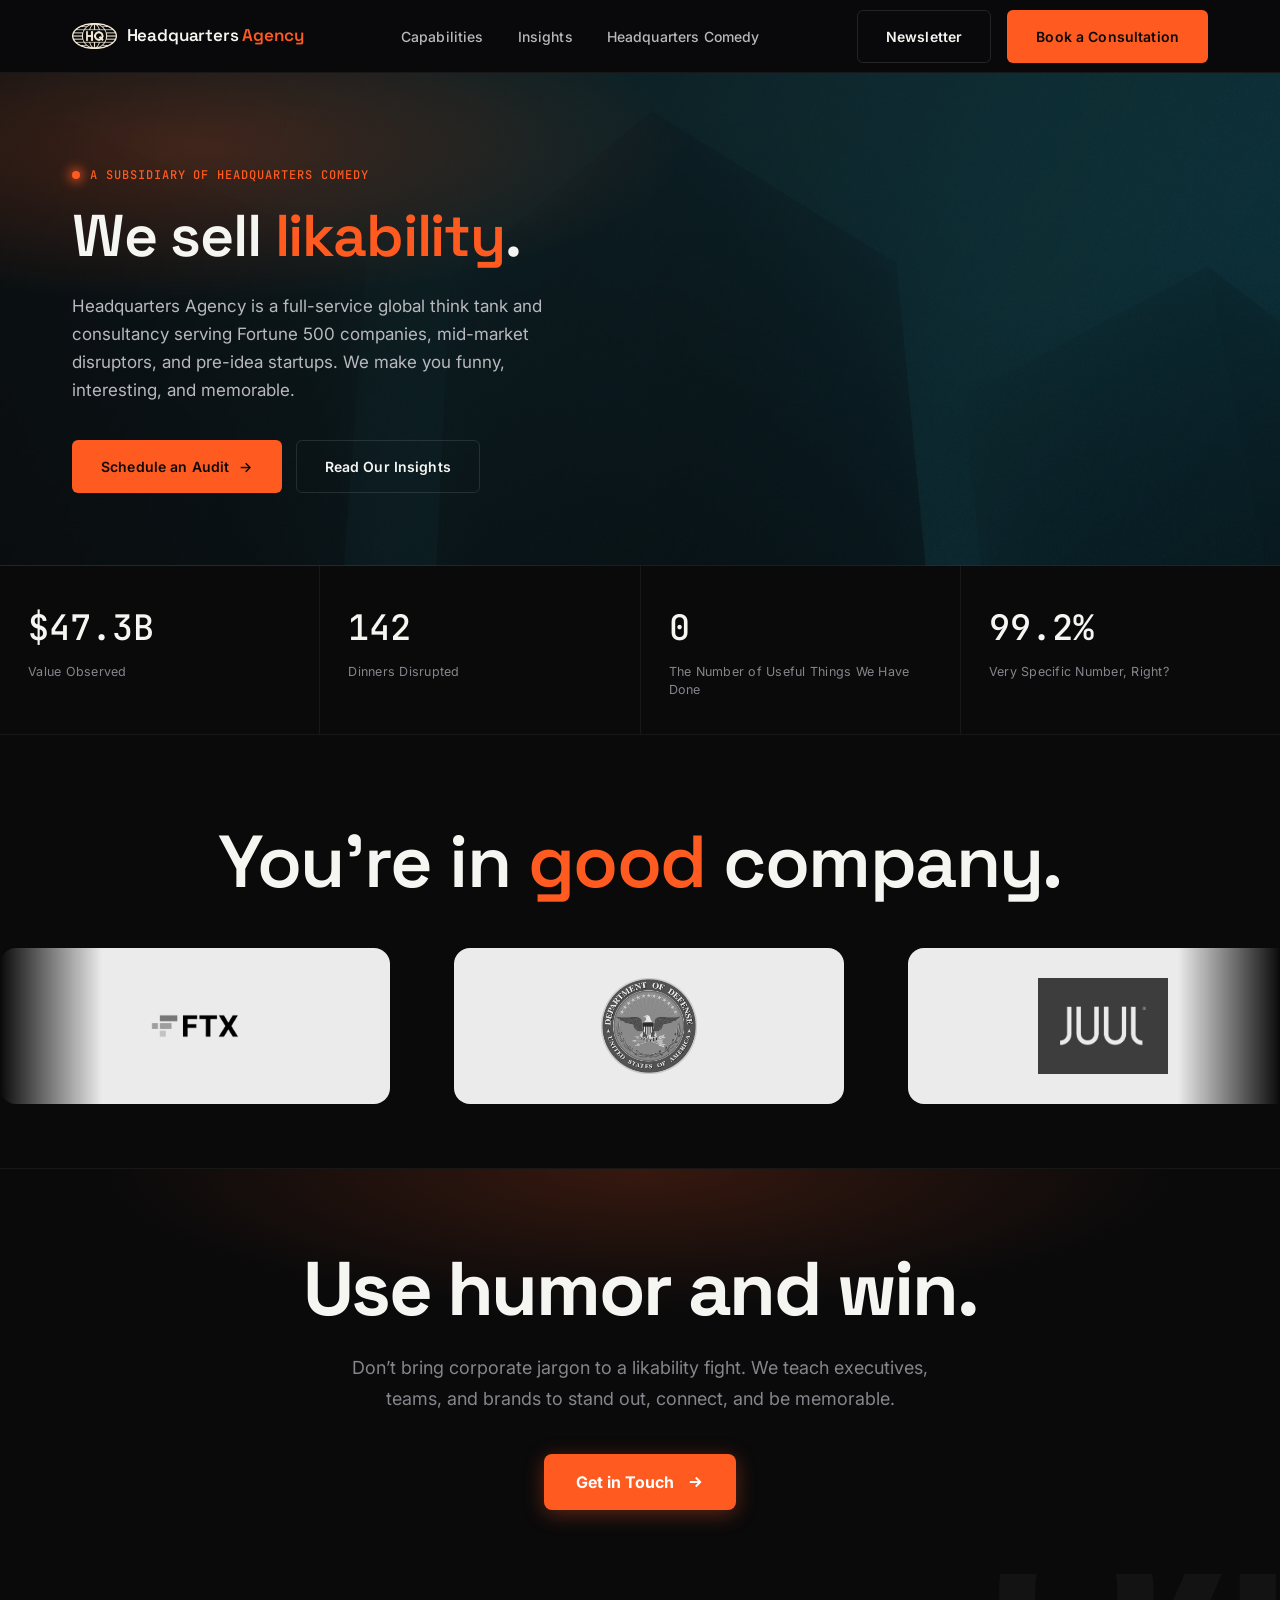
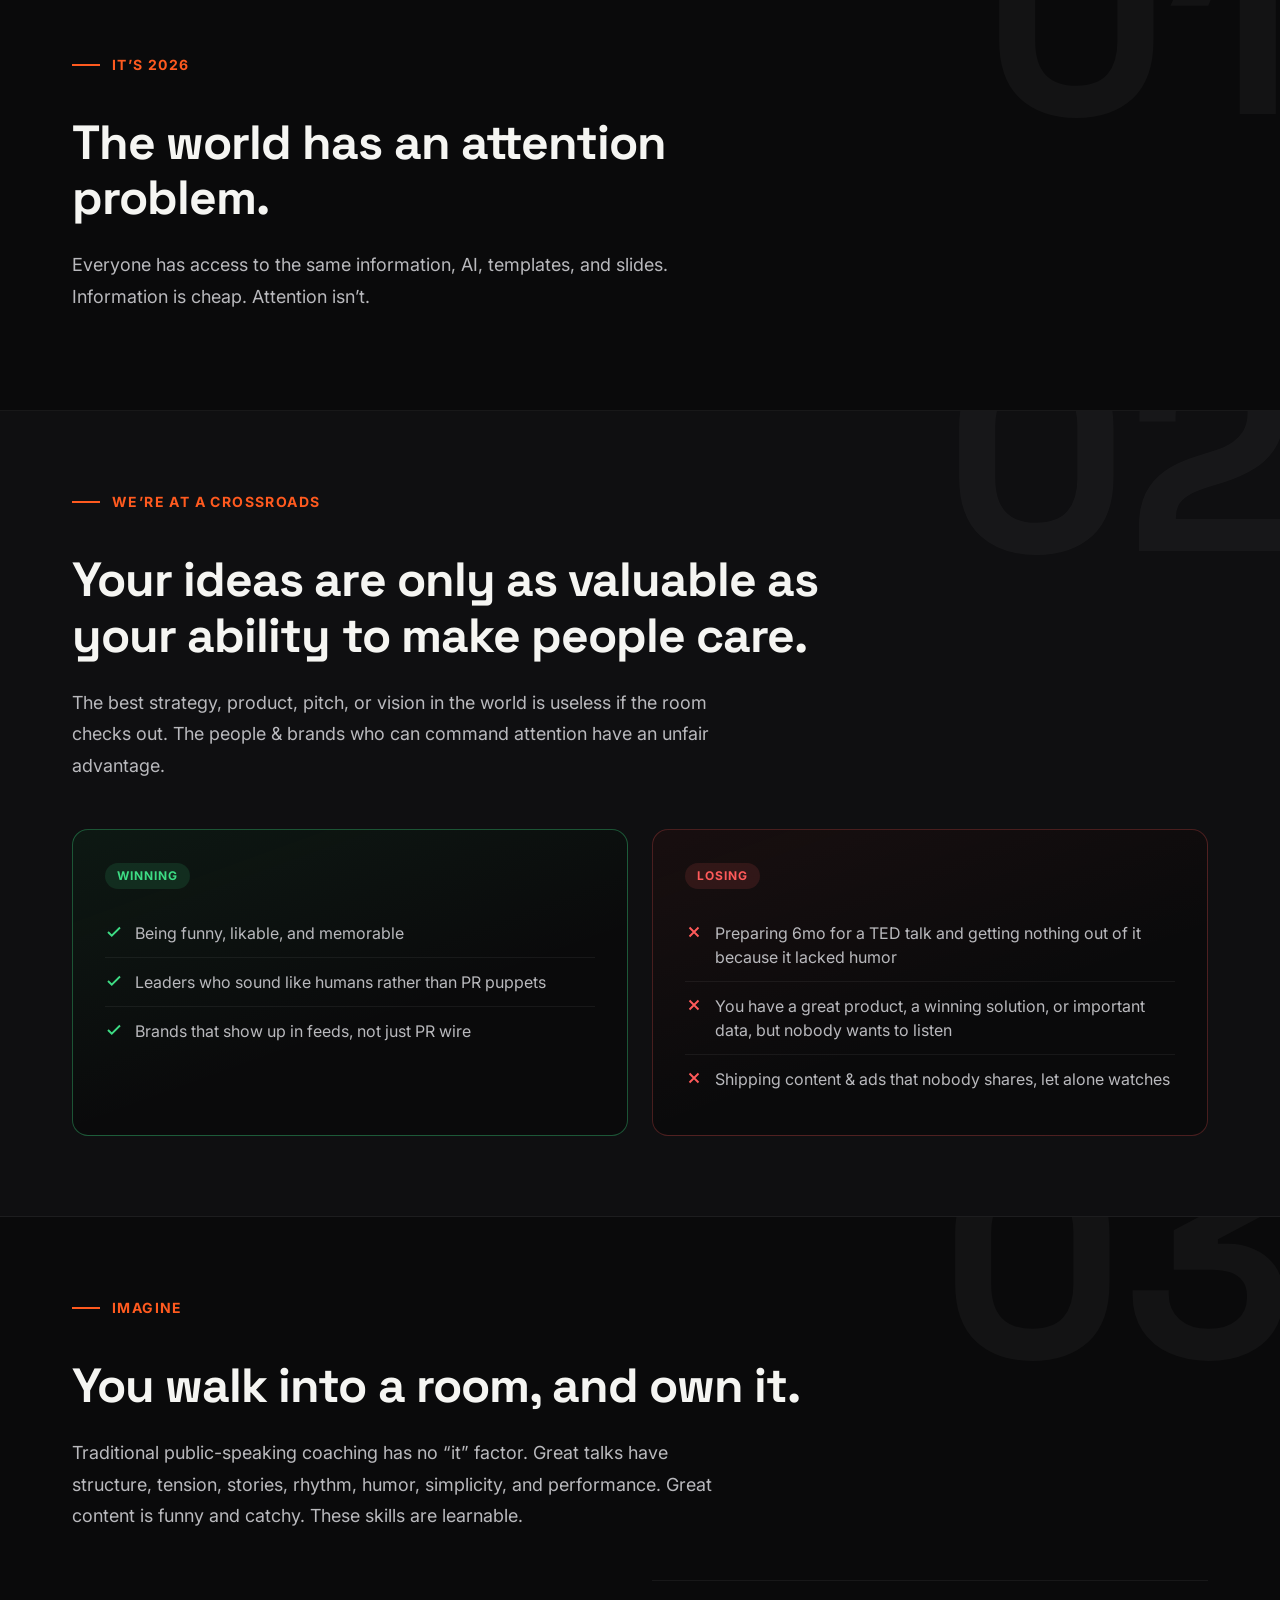
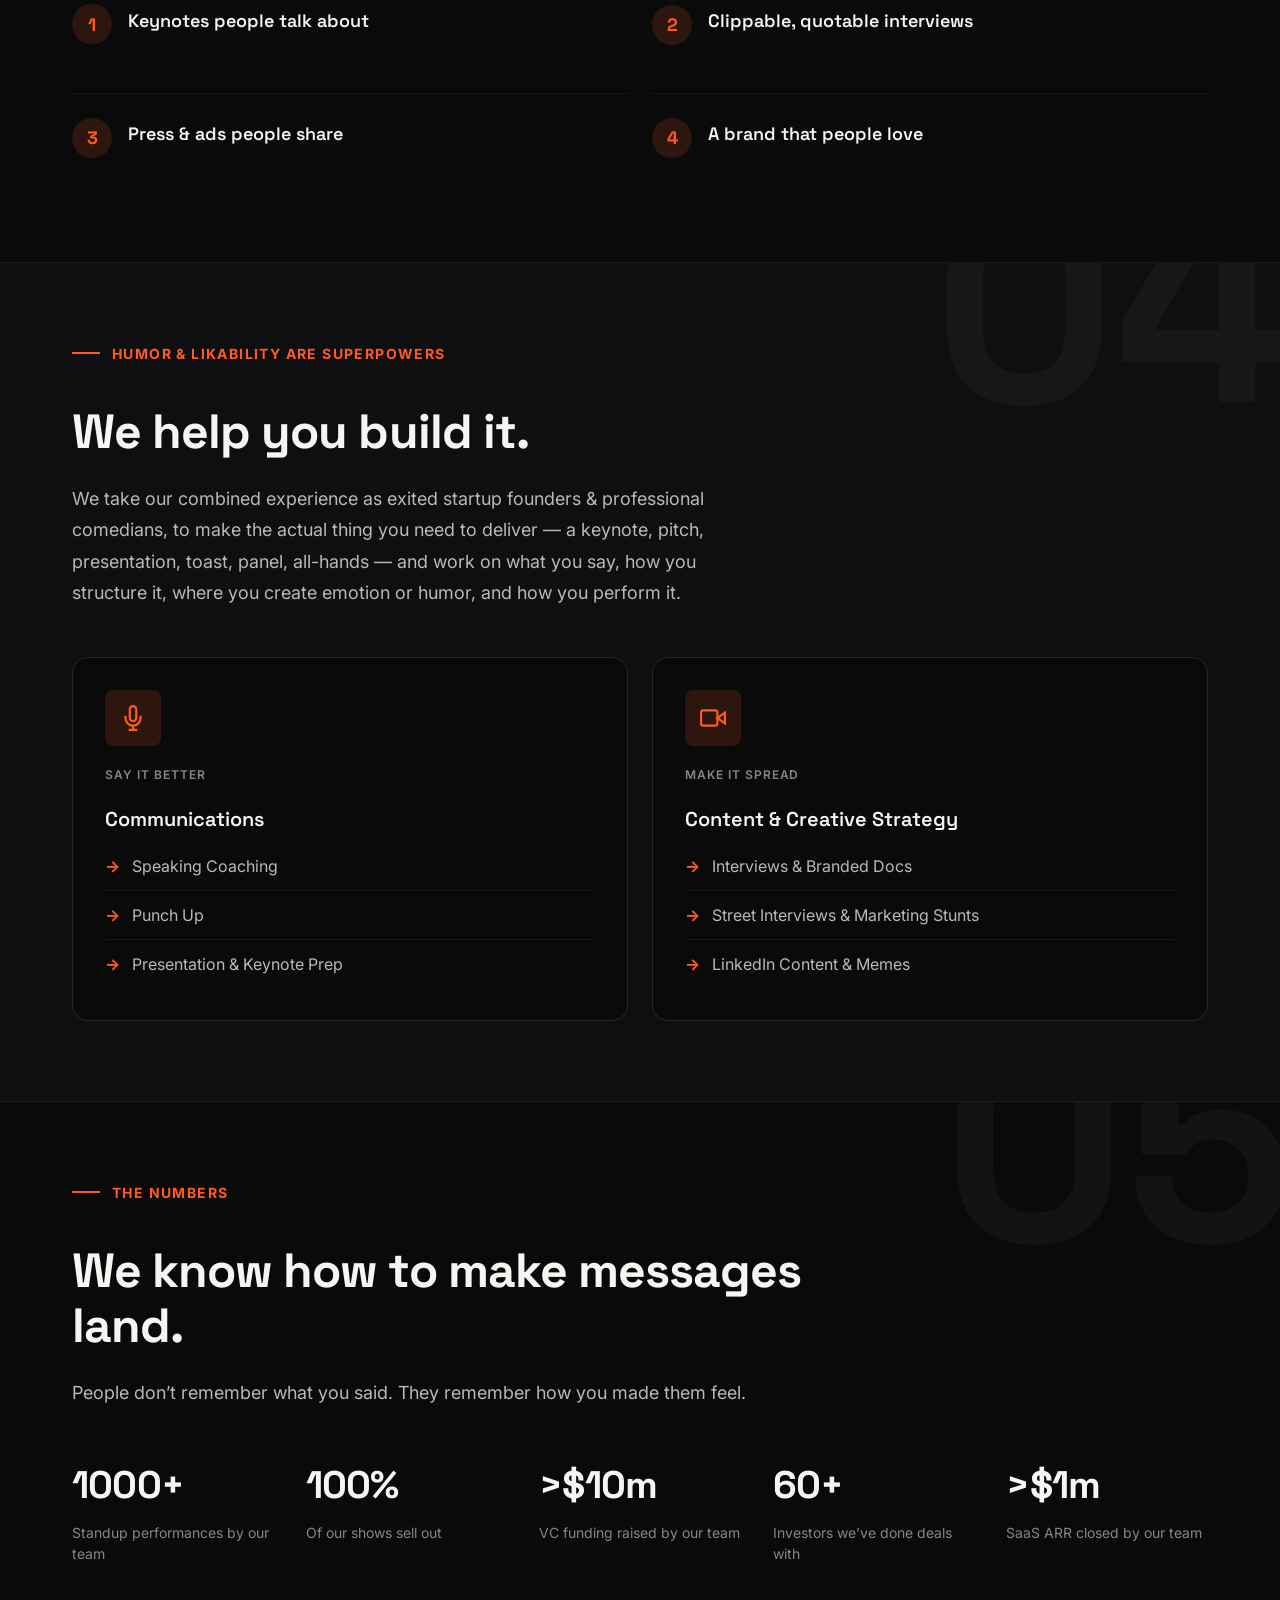
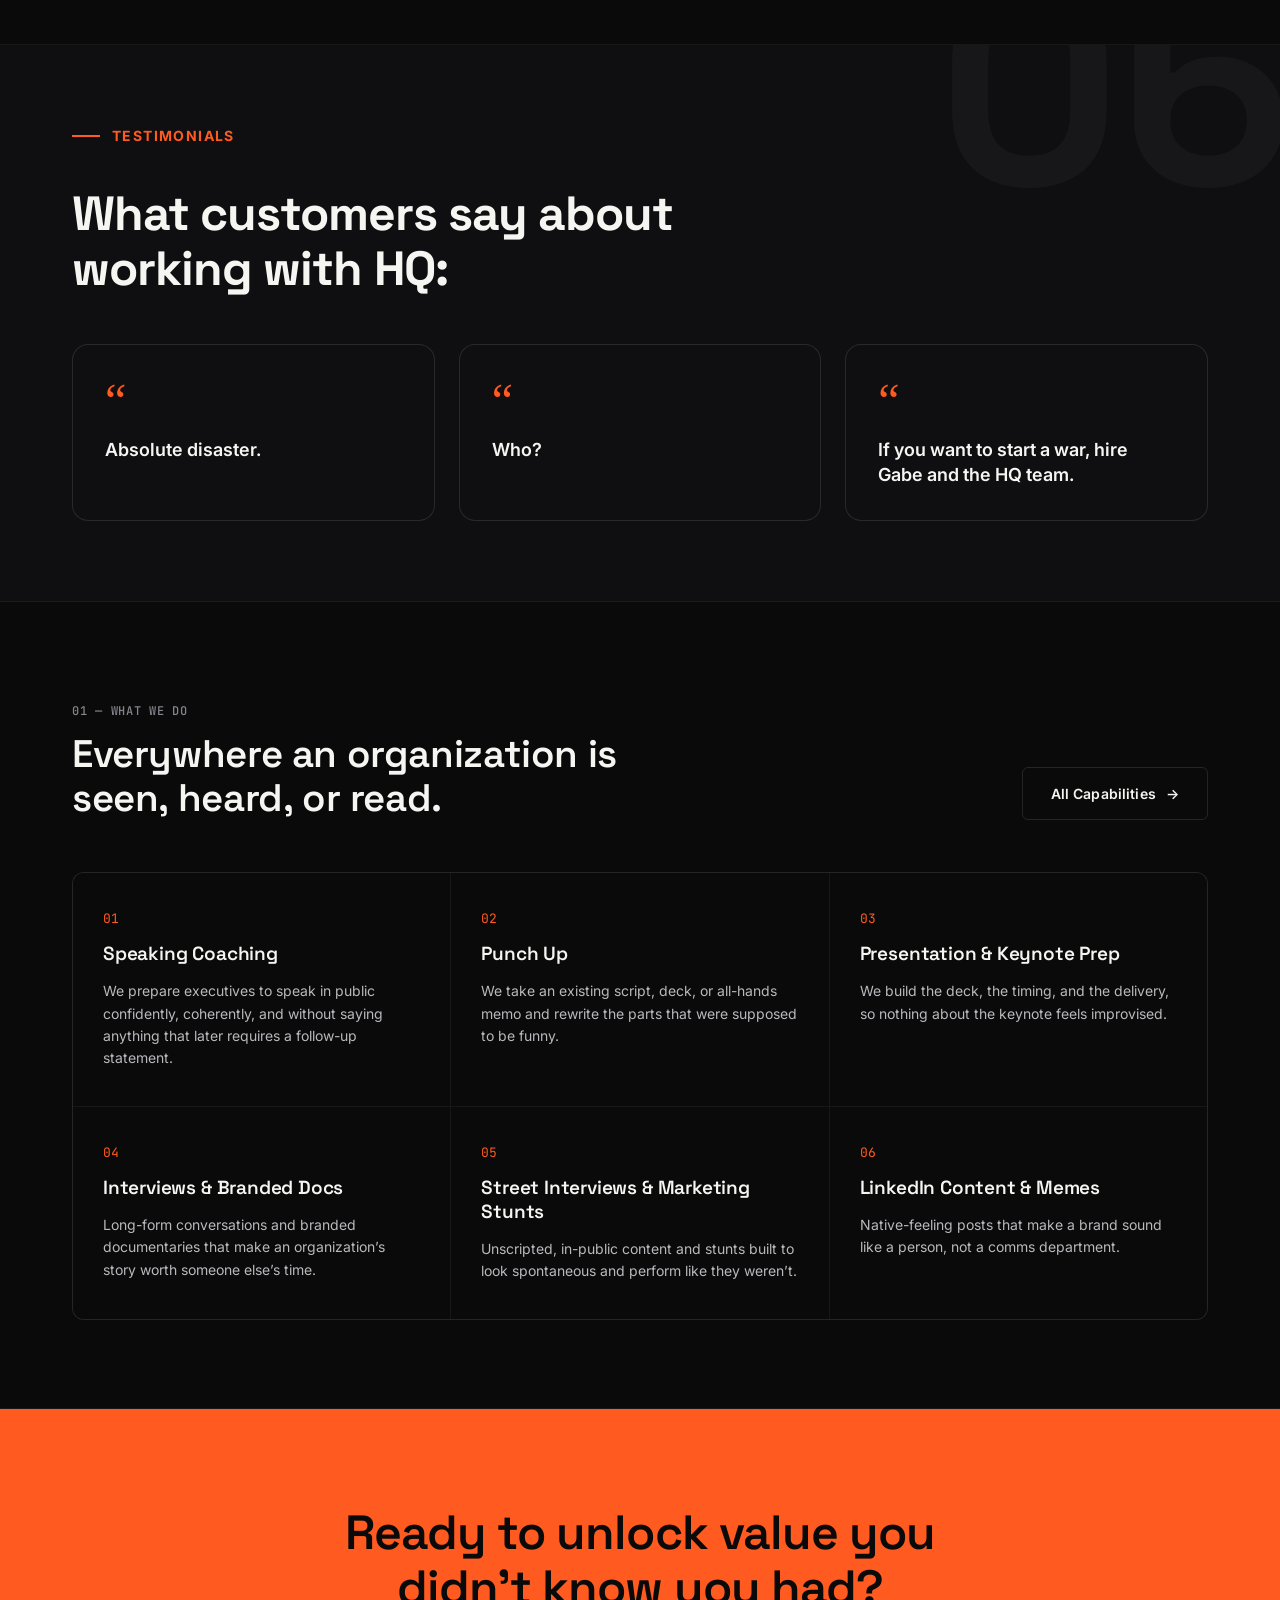
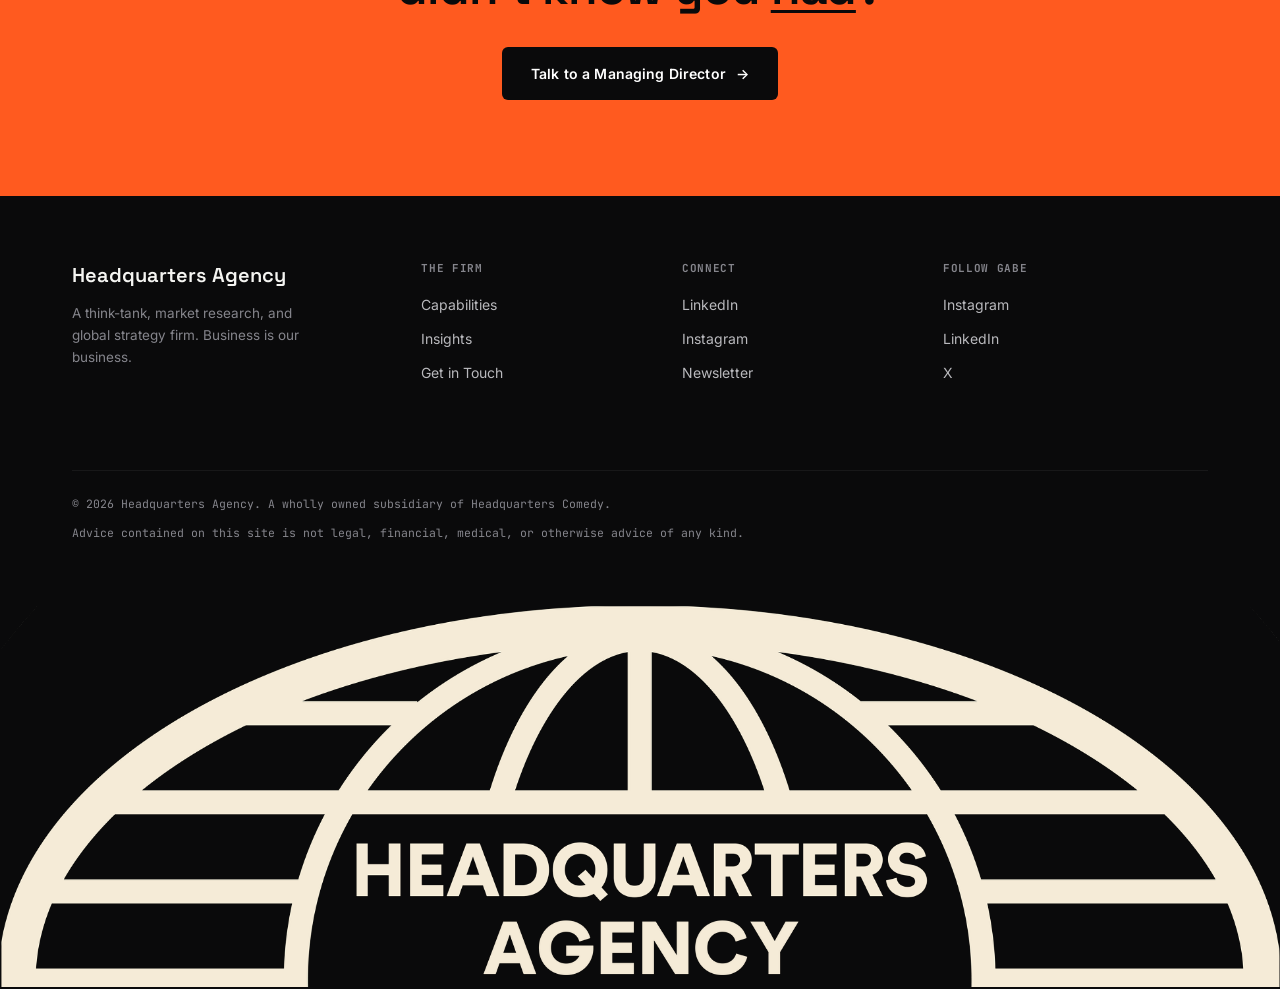
<file: index.html>
<!DOCTYPE html>
<html lang="en">
<head>
    <meta charset="UTF-8">
    <meta name="viewport" content="width=device-width, initial-scale=1.0">
    <title>Headquarters Agency — Global Strategy, Technology &amp; Vibes Consultancy</title>
    <meta name="description" content="Headquarters Agency is a global consultancy unlocking synergies nobody asked for, at a scale nobody requested.">
    <meta name="keywords" content="headquarters agency, consulting, strategy, digital transformation, synergy">

    <!-- Open Graph / Facebook -->
    <meta property="og:type" content="website">
    <meta property="og:url" content="https://www.headquartersagency.com/">
    <meta property="og:title" content="Headquarters Agency">
    <meta property="og:description" content="A global strategy, technology, and vibes consultancy.">

    <!-- Twitter -->
    <meta property="twitter:card" content="summary_large_image">
    <meta property="twitter:url" content="https://www.headquartersagency.com/">
    <meta property="twitter:title" content="Headquarters Agency">
    <meta property="twitter:description" content="A global strategy, technology, and vibes consultancy.">

    <!-- Favicon -->
    <link rel="icon" href="/favicon.ico?v=20261009" sizes="48x48">
    <link rel="icon" type="image/png" sizes="32x32" href="graphic assets/favicon-32.png?v=20261009">
    <link rel="icon" type="image/png" href="graphic assets/hq-agency-badge.png?v=20261009">
    <link rel="apple-touch-icon" href="graphic assets/apple-touch-icon.png?v=20261009">
    <link rel="manifest" href="site.webmanifest?v=20261009">
    <meta name="theme-color" content="#0a0a0b">

    <link rel="stylesheet" href="styles-firm.css?v=20261005">
    <link rel="preconnect" href="https://fonts.googleapis.com">
    <link rel="preconnect" href="https://fonts.gstatic.com" crossorigin>
    <link href="https://fonts.googleapis.com/css2?family=Space+Grotesk:wght@400;500;600;700&family=Inter:wght@400;500;600;700&family=JetBrains+Mono:wght@400;500;600&display=swap" rel="stylesheet">
    <link rel="preconnect" href="https://subscribe-forms.beehiiv.com">
</head>
<body class="firm-body">

    <!-- Nav -->
    <header class="firm-nav">
        <div class="firm-nav-inner">
            <a href="/" class="firm-brand">
                <img src="graphic assets/hq-agency-mark-offwhite.png" alt="Headquarters Agency">
                <span class="firm-brand-word">Headquarters <em>Agency</em></span>
            </a>
            <ul class="firm-nav-links">
                <li><a href="portfolio.html">Capabilities</a></li>
                <li><a href="more.html">Insights</a></li>
                <li><a href="https://www.headquarterscomedy.com/" target="_blank" rel="noopener">Headquarters Comedy</a></li>
            </ul>
            <div class="firm-nav-cta">
                <a href="https://incompetencewetrust.beehiiv.com/" target="_blank" class="firm-btn firm-btn--outline">Newsletter</a>
                <a href="get-in-touch.html" class="firm-btn firm-btn--primary">Book a Consultation</a>
            </div>
            <button class="firm-nav-toggle" aria-label="Toggle menu">
                <span></span><span></span><span></span>
            </button>
        </div>
    </header>
    <div class="firm-mobile-panel">
        <ul>
            <li><a href="portfolio.html">Capabilities</a></li>
            <li><a href="more.html">Insights</a></li>
            <li><a href="https://www.headquarterscomedy.com/" target="_blank" rel="noopener">Headquarters Comedy</a></li>
            <li><a href="get-in-touch.html">Book a Consultation</a></li>
        </ul>
    </div>

    <main>
        <!-- Hero -->
        <section class="firm-hero">
            <div class="firm-wrap firm-hero-grid">
                <div>
                    <p class="firm-eyebrow">A subsidiary of Headquarters Comedy</p>
                    <h1>We sell <em>likability</em>.</h1>
                    <p class="firm-lede">
                        Headquarters Agency is a full-service global think tank and consultancy serving Fortune 500 companies,
                        mid-market disruptors, and pre-idea startups. We make you funny, interesting, and memorable.
                    </p>
                    <div class="firm-hero-actions">
                        <a href="#talk-to-director" class="firm-btn firm-btn--primary firm-btn--arrow">Schedule an Audit <span>&rarr;</span></a>
                        <a href="more.html" class="firm-btn firm-btn--outline">Read Our Insights</a>
                    </div>
                </div>
            </div>
        </section>

        <!-- Stats -->
        <section class="firm-stats">
            <div class="firm-stats-grid">
                <div class="firm-stat firm-reveal">
                    <div class="firm-stat-num"><span data-count-to="47.3" data-prefix="$" data-suffix="B" data-decimals="1">$0.0B</span></div>
                    <div class="firm-stat-label">Value Observed</div>
                </div>
                <div class="firm-stat firm-reveal">
                    <div class="firm-stat-num"><span data-count-to="142" data-suffix="">0</span></div>
                    <div class="firm-stat-label">Dinners Disrupted</div>
                </div>
                <div class="firm-stat firm-reveal">
                    <div class="firm-stat-num"><span data-count-to="0" data-suffix="">0</span></div>
                    <div class="firm-stat-label">The Number of Useful Things We Have Done</div>
                </div>
                <div class="firm-stat firm-reveal">
                    <div class="firm-stat-num"><span data-count-to="99.2" data-suffix="%" data-decimals="1">0.0%</span></div>
                    <div class="firm-stat-label">Very Specific Number, Right?</div>
                </div>
            </div>
        </section>

        <!-- Logo marquee -->
        <section class="firm-marquee-section">
            <p class="firm-marquee-label">You&rsquo;re in <em>good</em> company.</p>
            <div class="firm-marquee">
                <div class="firm-marquee-track">
                    <img src="sponsor_logos/Logo_FTX.png" alt="FTX">
                    <img src="sponsor_logos/Logo_DOD.jpg" alt="Department of Defense">
                    <img src="sponsor_logos/Logo_Juul.jpg" alt="Juul">
                    <img src="sponsor_logos/Logo_Alcatraz.jpg" alt="Alcatraz">
                    <img src="sponsor_logos/Logo_Pornhub.png" alt="Pornhub">
                    <img src="sponsor_logos/Logo_Weinstein.jpg" alt="Weinstein Company">
                    <!-- repeat for seamless loop -->
                    <img src="sponsor_logos/Logo_FTX.png" alt="FTX">
                    <img src="sponsor_logos/Logo_DOD.jpg" alt="Department of Defense">
                    <img src="sponsor_logos/Logo_Juul.jpg" alt="Juul">
                    <img src="sponsor_logos/Logo_Alcatraz.jpg" alt="Alcatraz">
                    <img src="sponsor_logos/Logo_Pornhub.png" alt="Pornhub">
                    <img src="sponsor_logos/Logo_Weinstein.jpg" alt="Weinstein Company">
                </div>
            </div>
        </section>

        <!-- Pitch content -->
        <section class="pitch-hero">
            <div class="firm-wrap">
                <h1>Use humor and win.</h1>
                <p>Don&rsquo;t bring corporate jargon to a likability fight. We teach executives, teams, and brands to stand out, connect, and be memorable.</p>
                <a href="get-in-touch.html" class="pitch-btn">
                    Get in Touch
                    <svg width="18" height="18" viewBox="0 0 24 24" fill="none" stroke="currentColor" stroke-width="2.5">
                        <path d="M5 12h14M13 6l6 6-6 6"/>
                    </svg>
                </a>
            </div>
        </section>

        <!-- 01: The Big Change -->
        <section class="pitch-section">
            <span class="pitch-ghost-number">01</span>
            <div class="firm-wrap pitch-section-inner firm-reveal">
                <span class="pitch-eyebrow">It&rsquo;s 2026</span>
                <h2 class="pitch-heading">The world has an attention problem.</h2>
                <p class="pitch-body">
                    Everyone has access to the same information, AI, templates, and slides. Information is cheap. Attention isn&rsquo;t.
                </p>
            </div>
        </section>

        <!-- 02: Winners & Losers -->
        <section class="pitch-section alt">
            <span class="pitch-ghost-number">02</span>
            <div class="firm-wrap pitch-section-inner firm-reveal">
                <span class="pitch-eyebrow">We&rsquo;re at a Crossroads</span>
                <h2 class="pitch-heading">Your ideas are only as valuable as your ability to make people care.</h2>
                <p class="pitch-body">The best strategy, product, pitch, or vision in the world is useless if the room checks out. The people &amp; brands who can command attention have an unfair advantage.</p>

                <div class="wl-grid">
                    <div class="wl-card winning">
                        <span class="wl-label">Winning</span>
                        <ul>
                            <li>
                                <svg viewBox="0 0 24 24" fill="none" stroke="currentColor" stroke-width="2.5"><path d="M20 6L9 17l-5-5"/></svg>
                                Being funny, likable, and memorable
                            </li>
                            <li>
                                <svg viewBox="0 0 24 24" fill="none" stroke="currentColor" stroke-width="2.5"><path d="M20 6L9 17l-5-5"/></svg>
                                Leaders who sound like humans rather than PR puppets
                            </li>
                            <li>
                                <svg viewBox="0 0 24 24" fill="none" stroke="currentColor" stroke-width="2.5"><path d="M20 6L9 17l-5-5"/></svg>
                                Brands that show up in feeds, not just PR wire
                            </li>
                        </ul>
                    </div>
                    <div class="wl-card losing">
                        <span class="wl-label">Losing</span>
                        <ul>
                            <li>
                                <svg viewBox="0 0 24 24" fill="none" stroke="currentColor" stroke-width="2.5"><path d="M18 6L6 18M6 6l12 12"/></svg>
                                Preparing 6mo for a TED talk and getting nothing out of it because it lacked humor
                            </li>
                            <li>
                                <svg viewBox="0 0 24 24" fill="none" stroke="currentColor" stroke-width="2.5"><path d="M18 6L6 18M6 6l12 12"/></svg>
                                You have a great product, a winning solution, or important data, but nobody wants to listen
                            </li>
                            <li>
                                <svg viewBox="0 0 24 24" fill="none" stroke="currentColor" stroke-width="2.5"><path d="M18 6L6 18M6 6l12 12"/></svg>
                                Shipping content &amp; ads that nobody shares, let alone watches
                            </li>
                        </ul>
                    </div>
                </div>
            </div>
        </section>

        <!-- 03: The Promised Land -->
        <section class="pitch-section">
            <span class="pitch-ghost-number">03</span>
            <div class="firm-wrap pitch-section-inner firm-reveal">
                <span class="pitch-eyebrow">Imagine</span>
                <h2 class="pitch-heading">You walk into a room, and own it.</h2>
                <p class="pitch-body">Traditional public-speaking coaching has no &ldquo;it&rdquo; factor. Great talks have structure, tension, stories, rhythm, humor, simplicity, and performance. Great content is funny and catchy. These skills are learnable.</p>

                <div class="promised-grid">
                    <div class="promised-item">
                        <div class="promised-item-mark">1</div>
                        <div>
                            <h4>Keynotes people talk about</h4>
                        </div>
                    </div>
                    <div class="promised-item">
                        <div class="promised-item-mark">2</div>
                        <div>
                            <h4>Clippable, quotable interviews</h4>
                        </div>
                    </div>
                    <div class="promised-item">
                        <div class="promised-item-mark">3</div>
                        <div>
                            <h4>Press &amp; ads people share</h4>
                        </div>
                    </div>
                    <div class="promised-item">
                        <div class="promised-item-mark">4</div>
                        <div>
                            <h4>A brand that people love</h4>
                        </div>
                    </div>
                </div>
            </div>
        </section>

        <!-- 04: Humor & Likability -->
        <section class="pitch-section alt">
            <span class="pitch-ghost-number">04</span>
            <div class="firm-wrap pitch-section-inner firm-reveal">
                <span class="pitch-eyebrow">Humor &amp; Likability Are Superpowers</span>
                <h2 class="pitch-heading">We help you build it.</h2>
                <p class="pitch-body">We take our combined experience as exited startup founders &amp; professional comedians, to make the actual thing you need to deliver &mdash; a keynote, pitch, presentation, toast, panel, all-hands &mdash; and work on what you say, how you structure it, where you create emotion or humor, and how you perform it.</p>

                <div class="abilities-grid">
                    <div class="ability-card">
                        <div class="ability-card-icon">
                            <svg viewBox="0 0 24 24" fill="none" stroke="currentColor" stroke-width="2">
                                <path d="M12 1a3 3 0 0 0-3 3v8a3 3 0 0 0 6 0V4a3 3 0 0 0-3-3z"/>
                                <path d="M19 10v2a7 7 0 0 1-14 0v-2M12 19v4M8 23h8"/>
                            </svg>
                        </div>
                        <span class="ability-card-tag">Say it better</span>
                        <h3>Communications</h3>
                        <ul>
                            <li>Speaking Coaching</li>
                            <li>Punch Up</li>
                            <li>Presentation &amp; Keynote Prep</li>
                        </ul>
                    </div>
                    <div class="ability-card">
                        <div class="ability-card-icon">
                            <svg viewBox="0 0 24 24" fill="none" stroke="currentColor" stroke-width="2">
                                <path d="M23 7l-7 5 7 5V7z"/>
                                <rect x="1" y="5" width="15" height="14" rx="2"/>
                            </svg>
                        </div>
                        <span class="ability-card-tag">Make it spread</span>
                        <h3>Content &amp; Creative Strategy</h3>
                        <ul>
                            <li>Interviews &amp; Branded Docs</li>
                            <li>Street Interviews &amp; Marketing Stunts</li>
                            <li>LinkedIn Content &amp; Memes</li>
                        </ul>
                    </div>
                </div>
            </div>
        </section>

        <!-- 05: Stats -->
        <section class="pitch-section">
            <span class="pitch-ghost-number">05</span>
            <div class="firm-wrap pitch-section-inner firm-reveal">
                <span class="pitch-eyebrow">The Numbers</span>
                <h2 class="pitch-heading">We know how to make messages land.</h2>
                <p class="pitch-body">People don&rsquo;t remember what you said. They remember how you made them feel.</p>

                <div class="proof-stats">
                    <div>
                        <div class="proof-stat-value">1000+</div>
                        <div class="proof-stat-label">Standup performances by our team</div>
                    </div>
                    <div>
                        <div class="proof-stat-value">100%</div>
                        <div class="proof-stat-label">Of our shows sell out</div>
                    </div>
                    <div>
                        <div class="proof-stat-value">&gt;$10m</div>
                        <div class="proof-stat-label">VC funding raised by our team</div>
                    </div>
                    <div>
                        <div class="proof-stat-value">60+</div>
                        <div class="proof-stat-label">Investors we&rsquo;ve done deals with</div>
                    </div>
                    <div>
                        <div class="proof-stat-value">&gt;$1m</div>
                        <div class="proof-stat-label">SaaS ARR closed by our team</div>
                    </div>
                </div>
            </div>
        </section>

        <!-- 06: Testimonials -->
        <section class="pitch-section alt">
            <span class="pitch-ghost-number">06</span>
            <div class="firm-wrap pitch-section-inner firm-reveal">
                <span class="pitch-eyebrow">Testimonials</span>
                <h2 class="pitch-heading">What customers say about working with HQ:</h2>

                <div class="quote-grid">
                    <div class="quote-card">
                        <span class="quote-card-mark">&ldquo;</span>
                        <p>Absolute disaster.</p>
                    </div>
                    <div class="quote-card">
                        <span class="quote-card-mark">&ldquo;</span>
                        <p>Who?</p>
                    </div>
                    <div class="quote-card">
                        <span class="quote-card-mark">&ldquo;</span>
                        <p>If you want to start a war, hire Gabe and the HQ team.</p>
                    </div>
                </div>
            </div>
        </section>

        <!-- Capabilities -->
        <section class="firm-section">
            <div class="firm-wrap">
                <div class="firm-section-head firm-reveal">
                    <div>
                        <p class="firm-index-label">01 &mdash; What We Do</p>
                        <h2>Everywhere an organization is seen, heard, or read.</h2>
                    </div>
                    <a href="portfolio.html" class="firm-btn firm-btn--outline firm-btn--arrow">All Capabilities <span>&rarr;</span></a>
                </div>
                <div class="firm-grid-3 firm-reveal">
                    <div class="firm-card">
                        <span class="firm-card-num">01</span>
                        <h3>Speaking Coaching</h3>
                        <p>We prepare executives to speak in public confidently, coherently, and without saying anything that later requires a follow-up statement.</p>
                    </div>
                    <div class="firm-card">
                        <span class="firm-card-num">02</span>
                        <h3>Punch Up</h3>
                        <p>We take an existing script, deck, or all-hands memo and rewrite the parts that were supposed to be funny.</p>
                    </div>
                    <div class="firm-card">
                        <span class="firm-card-num">03</span>
                        <h3>Presentation &amp; Keynote Prep</h3>
                        <p>We build the deck, the timing, and the delivery, so nothing about the keynote feels improvised.</p>
                    </div>
                    <div class="firm-card">
                        <span class="firm-card-num">04</span>
                        <h3>Interviews &amp; Branded Docs</h3>
                        <p>Long-form conversations and branded documentaries that make an organization&rsquo;s story worth someone else&rsquo;s time.</p>
                    </div>
                    <div class="firm-card">
                        <span class="firm-card-num">05</span>
                        <h3>Street Interviews &amp; Marketing Stunts</h3>
                        <p>Unscripted, in-public content and stunts built to look spontaneous and perform like they weren&rsquo;t.</p>
                    </div>
                    <div class="firm-card">
                        <span class="firm-card-num">06</span>
                        <h3>LinkedIn Content &amp; Memes</h3>
                        <p>Native-feeling posts that make a brand sound like a person, not a comms department.</p>
                    </div>
                </div>
            </div>
        </section>

        <!-- CTA banner -->
        <section class="firm-cta-banner" id="talk-to-director">
            <div class="firm-wrap firm-reveal">
                <h2>Ready to unlock value you<br class="firm-hero-br"> didn&rsquo;t know you <em>had</em>?</h2>
                <a href="get-in-touch.html" class="firm-btn firm-btn--primary firm-btn--arrow">Talk to a Managing Director <span>&rarr;</span></a>
            </div>
        </section>
    </main>

    <!-- Footer -->
    <footer class="firm-footer" id="subscribe">
        <div class="firm-wrap">
            <div class="firm-footer-grid">
                <div>
                    <p class="firm-footer-brand">Headquarters Agency</p>
                    <p class="firm-footer-tag">A think-tank, market research, and global strategy firm. Business is our business.</p>
                    <div class="firm-newsletter-inline">
                        <script async src="https://subscribe-forms.beehiiv.com/embed.js"></script><iframe src="https://subscribe-forms.beehiiv.com/bf61c1a8-2752-4b92-b0c3-6faccafde9a7" class="beehiiv-embed" data-test-id="beehiiv-embed" frameborder="0" scrolling="no"></iframe>
                    </div>
                </div>
                <div class="firm-footer-col">
                    <h5>The Firm</h5>
                    <ul>
                        <li><a href="portfolio.html">Capabilities</a></li>
                        <li><a href="more.html">Insights</a></li>
                        <li><a href="get-in-touch.html">Get in Touch</a></li>
                    </ul>
                </div>
                <div class="firm-footer-col">
                    <h5>Connect</h5>
                    <ul>
                        <li><a href="https://www.linkedin.com/company/headquarters-comedy/" target="_blank">LinkedIn</a></li>
                        <li><a href="https://www.instagram.com/headquarterscomedy/" target="_blank">Instagram</a></li>
                        <li><a href="https://incompetencewetrust.beehiiv.com/" target="_blank">Newsletter</a></li>
                    </ul>
                </div>
                <div class="firm-footer-col">
                    <h5>Follow Gabe</h5>
                    <ul>
                        <li><a href="https://www.instagram.com/gabe_makes_jokes/" target="_blank">Instagram</a></li>
                        <li><a href="https://www.linkedin.com/in/gabriel-nipote/" target="_blank">LinkedIn</a></li>
                        <li><a href="https://x.com/gabe_nipote" target="_blank">X</a></li>
                    </ul>
                </div>
            </div>
            <div class="firm-footer-bottom">
                <span>&copy; 2026 Headquarters Agency. A wholly owned subsidiary of Headquarters Comedy.</span>
                <span>Advice contained on this site is not legal, financial, medical, or otherwise advice of any kind.</span>
            </div>
        </div>
        <!-- Big wordmark, full-bleed, sitting on the very bottom edge -->
        <div class="firm-footer-wordmark" aria-hidden="true">
            <img src="graphic assets/hq-agency-footer-wordmark.png" alt="" loading="lazy" width="1943" height="582" style="width:100%;height:auto">
        </div>
    </footer>

    <script src="scripts/site.js?v=20261005"></script>
</body>
</html>
</file>
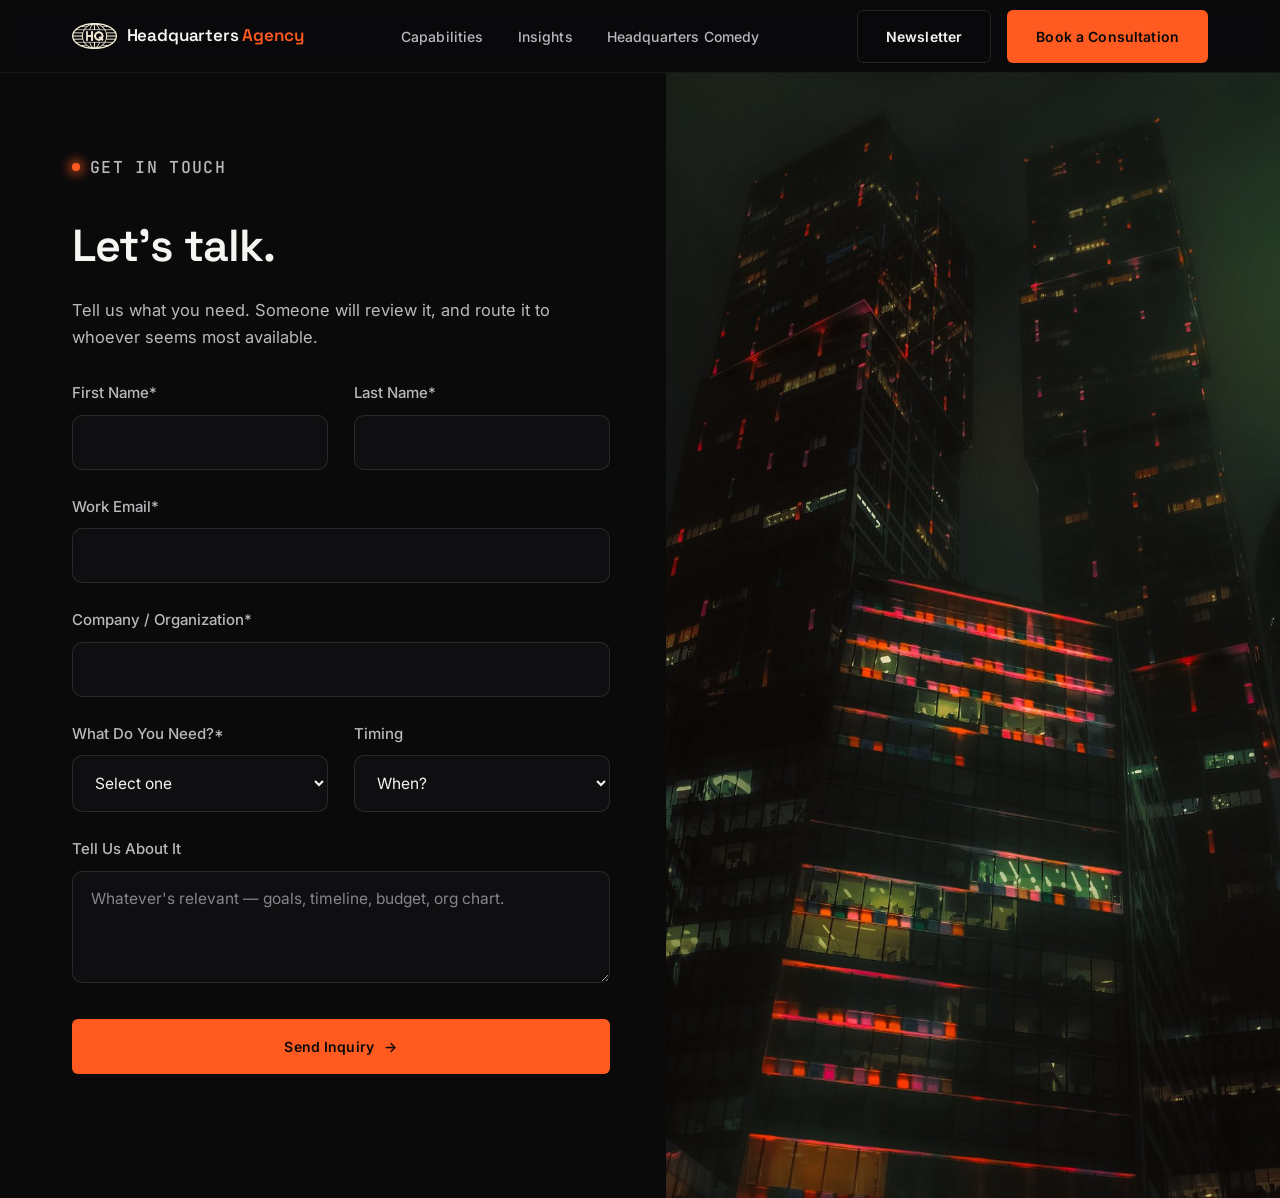
<file: get-in-touch.html>
<!DOCTYPE html>
<html lang="en">
<head>
    <meta charset="UTF-8">
    <meta name="viewport" content="width=device-width, initial-scale=1.0">
    <title>Get in Touch — Headquarters Agency</title>
    <meta name="description" content="Tell us what you need. Someone will review it and route it to whoever seems most available.">
    <meta name="keywords" content="contact, get in touch, headquarters agency, consulting inquiry">

    <meta property="og:type" content="website">
    <meta property="og:url" content="https://www.headquartersagency.com/get-in-touch">
    <meta property="og:title" content="Get in Touch — Headquarters Agency">
    <meta property="og:description" content="Tell us what you need. Someone will review it and route it to whoever seems most available.">

    <meta property="twitter:card" content="summary_large_image">
    <meta property="twitter:url" content="https://www.headquartersagency.com/get-in-touch">
    <meta property="twitter:title" content="Get in Touch — Headquarters Agency">
    <meta property="twitter:description" content="Tell us what you need. Someone will review it and route it to whoever seems most available.">

    <link rel="icon" href="/favicon.ico?v=20261009" sizes="48x48">
    <link rel="icon" type="image/png" sizes="32x32" href="graphic assets/favicon-32.png?v=20261009">
    <link rel="icon" type="image/png" href="graphic assets/hq-agency-badge.png?v=20261009">
    <link rel="apple-touch-icon" href="graphic assets/apple-touch-icon.png?v=20261009">
    <link rel="manifest" href="site.webmanifest?v=20261009">
    <meta name="theme-color" content="#0a0a0b">

    <link rel="stylesheet" href="styles-firm.css?v=20261005">
    <link rel="preconnect" href="https://fonts.googleapis.com">
    <link rel="preconnect" href="https://fonts.gstatic.com" crossorigin>
    <link href="https://fonts.googleapis.com/css2?family=Space+Grotesk:wght@400;500;600;700&family=Inter:wght@400;500;600;700&family=JetBrains+Mono:wght@400;500;600&display=swap" rel="stylesheet">
    <link rel="preconnect" href="https://subscribe-forms.beehiiv.com">
</head>
<body class="firm-body">

    <header class="firm-nav">
        <div class="firm-nav-inner">
            <a href="/" class="firm-brand">
                <img src="graphic assets/hq-agency-mark-offwhite.png" alt="Headquarters Agency">
                <span class="firm-brand-word">Headquarters <em>Agency</em></span>
            </a>
            <ul class="firm-nav-links">
                <li><a href="portfolio.html">Capabilities</a></li>
                <li><a href="more.html">Insights</a></li>
                <li><a href="https://www.headquarterscomedy.com/" target="_blank" rel="noopener">Headquarters Comedy</a></li>
            </ul>
            <div class="firm-nav-cta">
                <a href="https://incompetencewetrust.beehiiv.com/" target="_blank" class="firm-btn firm-btn--outline">Newsletter</a>
                <a href="get-in-touch.html" class="firm-btn firm-btn--primary">Book a Consultation</a>
            </div>
            <button class="firm-nav-toggle" aria-label="Toggle menu">
                <span></span><span></span><span></span>
            </button>
        </div>
    </header>
    <div class="firm-mobile-panel">
        <ul>
            <li><a href="portfolio.html">Capabilities</a></li>
            <li><a href="more.html">Insights</a></li>
            <li><a href="https://www.headquarterscomedy.com/" target="_blank" rel="noopener">Headquarters Comedy</a></li>
            <li><a href="get-in-touch.html">Book a Consultation</a></li>
        </ul>
    </div>

    <main>
        <section class="firm-contact-hero">
            <div class="firm-contact-hero-form">
                    <p class="firm-eyebrow">Get In Touch</p>
                    <h1>Let&rsquo;s talk.</h1>
                    <p>Tell us what you need. Someone will review it, and route it to whoever seems most available.</p>

                    <form class="firm-contact-form" id="get-in-touch-form" action="https://formsubmit.co/ajax/gabe@headquarterscomedy.com" method="POST">
                        <div class="firm-form-row">
                            <div class="firm-form-field">
                                <label for="git-first-name">First Name*</label>
                                <input type="text" id="git-first-name" name="firstName" required>
                            </div>
                            <div class="firm-form-field">
                                <label for="git-last-name">Last Name*</label>
                                <input type="text" id="git-last-name" name="lastName" required>
                            </div>
                        </div>

                        <div class="firm-form-field">
                            <label for="git-email">Work Email*</label>
                            <input type="email" id="git-email" name="email" required>
                        </div>

                        <div class="firm-form-field">
                            <label for="git-company">Company / Organization*</label>
                            <input type="text" id="git-company" name="company" required>
                        </div>

                        <div class="firm-form-row">
                            <div class="firm-form-field">
                                <label for="git-need">What Do You Need?*</label>
                                <select id="git-need" name="need" required>
                                    <option value="" disabled selected>Select one</option>
                                    <option>Speaking Coaching</option>
                                    <option>Punch Up</option>
                                    <option>Presentation &amp; Keynote Prep</option>
                                    <option>Interviews &amp; Branded Docs</option>
                                    <option>Street Interviews &amp; Marketing Stunts</option>
                                    <option>LinkedIn Content &amp; Memes</option>
                                    <option>Something Else</option>
                                </select>
                            </div>
                            <div class="firm-form-field">
                                <label for="git-timing">Timing</label>
                                <select id="git-timing" name="timing">
                                    <option value="" disabled selected>When?</option>
                                    <option>Within a month</option>
                                    <option>1&ndash;3 months</option>
                                    <option>3+ months</option>
                                    <option>Just exploring</option>
                                </select>
                            </div>
                        </div>

                        <div class="firm-form-field">
                            <label for="git-message">Tell Us About It</label>
                            <textarea id="git-message" name="message" rows="4" placeholder="Whatever's relevant &mdash; goals, timeline, budget, org chart."></textarea>
                        </div>

                        <input type="hidden" name="_subject" value="New inquiry from the Headquarters Agency site">
                        <input type="text" name="_honey" style="display:none" tabindex="-1" autocomplete="off">
                        <button type="submit" class="firm-btn firm-btn--primary firm-btn--arrow">Send Inquiry <span>&rarr;</span></button>
                        <p class="firm-form-status" aria-live="polite"></p>
                    </form>
            </div>

            <div class="firm-contact-hero-image">
                <img src="graphic assets/skyline-worldcorp.jpg" alt="City skyline at night">
            </div>
        </section>
    </main>

    <script src="scripts/site.js?v=20261005"></script>
    <script>
        (function () {
            var form = document.getElementById('get-in-touch-form');
            if (!form) return;
            var status = form.querySelector('.firm-form-status');
            var submitBtn = form.querySelector('button[type="submit"]');
            form.addEventListener('submit', function (e) {
                e.preventDefault();
                submitBtn.disabled = true;
                status.textContent = 'Sending...';
                status.className = 'firm-form-status';
                fetch(form.action, {
                    method: 'POST',
                    body: new FormData(form),
                    headers: { Accept: 'application/json' }
                })
                    .then(function (res) {
                        if (!res.ok) throw new Error('Request failed');
                        status.textContent = 'Sent. Someone will pretend to follow up.';
                        status.className = 'firm-form-status success';
                        form.reset();
                    })
                    .catch(function () {
                        status.textContent = 'Something went wrong. Email gabe@headquarterscomedy.com directly instead.';
                        status.className = 'firm-form-status error';
                    })
                    .finally(function () {
                        submitBtn.disabled = false;
                    });
            });
        })();
    </script>
</body>
</html>
</file>
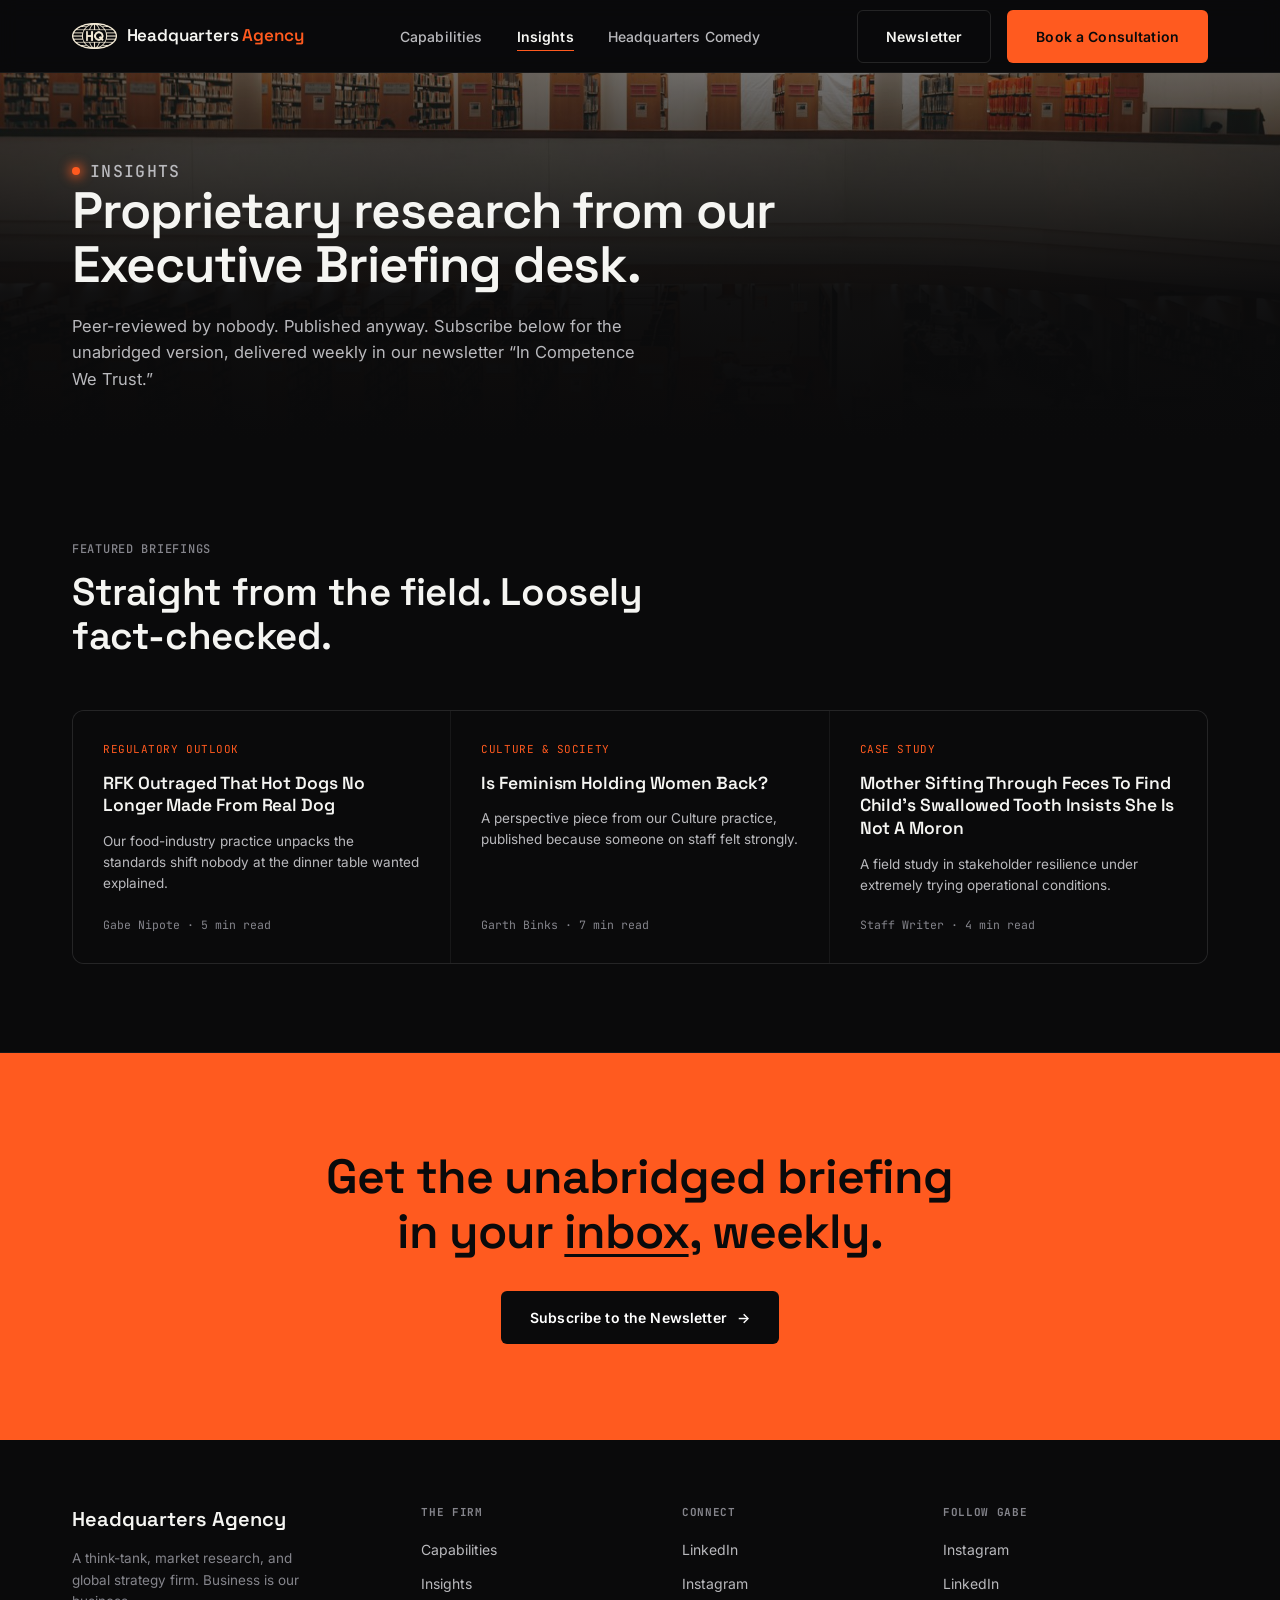
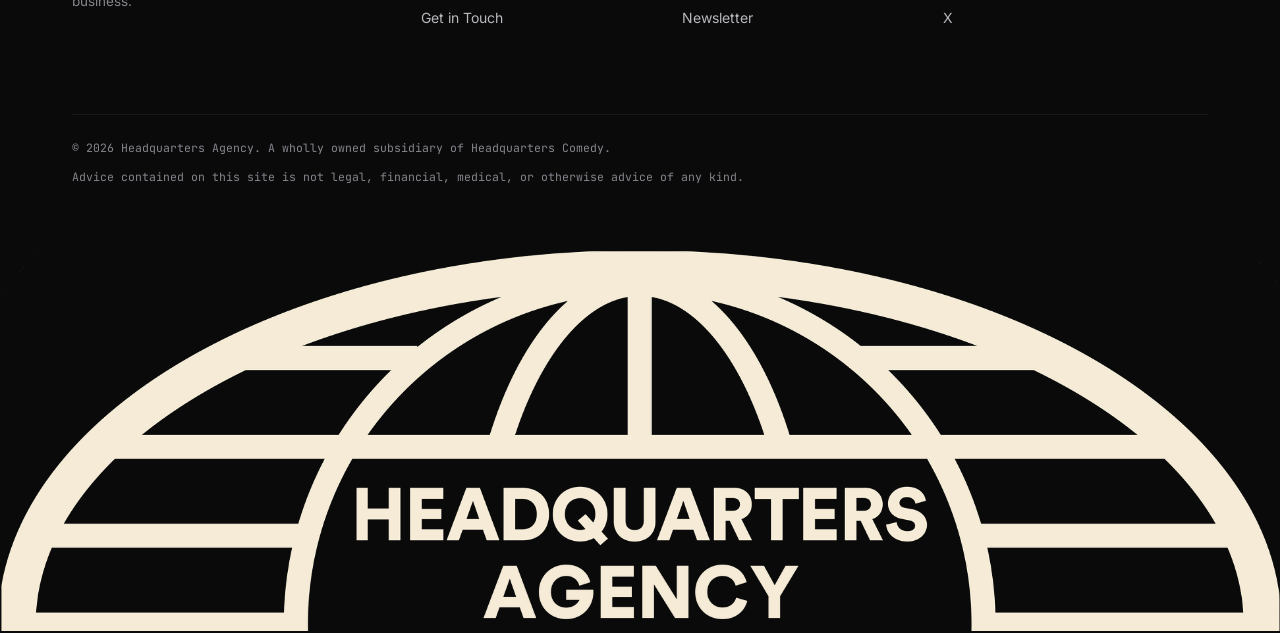
<file: more.html>
<!DOCTYPE html>
<html lang="en">
<head>
    <meta charset="UTF-8">
    <meta name="viewport" content="width=device-width, initial-scale=1.0">
    <title>Insights — Headquarters Agency</title>
    <meta name="description" content="Proprietary research and executive briefings from Headquarters Agency.">
    <meta name="keywords" content="insights, research, headquarters agency, thought leadership">

    <meta property="og:type" content="website">
    <meta property="og:url" content="https://www.headquartersagency.com/more">
    <meta property="og:title" content="Insights — Headquarters Agency">
    <meta property="og:description" content="Proprietary research from our Executive Briefing desk.">

    <meta property="twitter:card" content="summary_large_image">
    <meta property="twitter:url" content="https://www.headquartersagency.com/more">
    <meta property="twitter:title" content="Insights — Headquarters Agency">
    <meta property="twitter:description" content="Proprietary research from our Executive Briefing desk.">

    <link rel="icon" href="/favicon.ico?v=20261009" sizes="48x48">
    <link rel="icon" type="image/png" sizes="32x32" href="graphic assets/favicon-32.png?v=20261009">
    <link rel="icon" type="image/png" href="graphic assets/hq-agency-badge.png?v=20261009">
    <link rel="apple-touch-icon" href="graphic assets/apple-touch-icon.png?v=20261009">
    <link rel="manifest" href="site.webmanifest?v=20261009">
    <meta name="theme-color" content="#0a0a0b">

    <link rel="stylesheet" href="styles-firm.css?v=20261005">
    <link rel="preconnect" href="https://fonts.googleapis.com">
    <link rel="preconnect" href="https://fonts.gstatic.com" crossorigin>
    <link href="https://fonts.googleapis.com/css2?family=Space+Grotesk:wght@400;500;600;700&family=Inter:wght@400;500;600;700&family=JetBrains+Mono:wght@400;500;600&display=swap" rel="stylesheet">
    <link rel="preconnect" href="https://subscribe-forms.beehiiv.com">
</head>
<body class="firm-body">

    <header class="firm-nav">
        <div class="firm-nav-inner">
            <a href="/" class="firm-brand">
                <img src="graphic assets/hq-agency-mark-offwhite.png" alt="Headquarters Agency">
                <span class="firm-brand-word">Headquarters <em>Agency</em></span>
            </a>
            <ul class="firm-nav-links">
                <li><a href="portfolio.html">Capabilities</a></li>
                <li><a href="more.html" class="active">Insights</a></li>
                <li><a href="https://www.headquarterscomedy.com/" target="_blank" rel="noopener">Headquarters Comedy</a></li>
            </ul>
            <div class="firm-nav-cta">
                <a href="https://incompetencewetrust.beehiiv.com/" target="_blank" class="firm-btn firm-btn--outline">Newsletter</a>
                <a href="get-in-touch.html" class="firm-btn firm-btn--primary">Book a Consultation</a>
            </div>
            <button class="firm-nav-toggle" aria-label="Toggle menu">
                <span></span><span></span><span></span>
            </button>
        </div>
    </header>
    <div class="firm-mobile-panel">
        <ul>
            <li><a href="portfolio.html">Capabilities</a></li>
            <li><a href="more.html">Insights</a></li>
            <li><a href="https://www.headquarterscomedy.com/" target="_blank" rel="noopener">Headquarters Comedy</a></li>
            <li><a href="get-in-touch.html">Book a Consultation</a></li>
        </ul>
    </div>

    <main>
        <section class="firm-page-hero firm-page-hero--research">
            <div class="firm-wrap">
                <p class="firm-eyebrow">Insights</p>
                <h1>Proprietary research from our Executive Briefing desk.</h1>
                <p>Peer-reviewed by nobody. Published anyway. Subscribe below for the unabridged version,
                    delivered weekly in our newsletter &ldquo;In Competence We Trust.&rdquo;</p>
            </div>
        </section>

        <section class="firm-section">
            <div class="firm-wrap">
                <div class="firm-section-head firm-reveal">
                    <div>
                        <p class="firm-index-label">Featured Briefings</p>
                        <h2>Straight from the field. Loosely fact-checked.</h2>
                    </div>
                </div>
                <div class="firm-insights firm-reveal">
                    <a href="https://incompetencewetrust.com/rfk-outraged-that-hot-dogs-no-longer-made-from-real-dog/" target="_blank" class="firm-insight">
                        <span class="firm-tag">Regulatory Outlook</span>
                        <h3>RFK Outraged That Hot Dogs No Longer Made From Real Dog</h3>
                        <p>Our food-industry practice unpacks the standards shift nobody at the dinner table wanted explained.</p>
                        <span class="firm-meta">Gabe Nipote &middot; 5 min read</span>
                    </a>
                    <a href="https://incompetencewetrust.com/is-feminism-holding-women-back/" target="_blank" class="firm-insight">
                        <span class="firm-tag">Culture &amp; Society</span>
                        <h3>Is Feminism Holding Women Back?</h3>
                        <p>A perspective piece from our Culture practice, published because someone on staff felt strongly.</p>
                        <span class="firm-meta">Garth Binks &middot; 7 min read</span>
                    </a>
                    <a href="https://incompetencewetrust.com/mother-sifting-through-feces-to-find-childs-swallowed-lost-tooth-insists-she-is-not-a-moron/" target="_blank" class="firm-insight">
                        <span class="firm-tag">Case Study</span>
                        <h3>Mother Sifting Through Feces To Find Child&rsquo;s Swallowed Tooth Insists She Is Not A Moron</h3>
                        <p>A field study in stakeholder resilience under extremely trying operational conditions.</p>
                        <span class="firm-meta">Staff Writer &middot; 4 min read</span>
                    </a>
                </div>
            </div>
        </section>

        <section class="firm-cta-banner">
            <div class="firm-wrap firm-reveal">
                <h2>Get the unabridged briefing<br class="firm-hero-br"> in your <em>inbox</em>, weekly.</h2>
                <a href="https://incompetencewetrust.beehiiv.com/" target="_blank" class="firm-btn firm-btn--primary firm-btn--arrow">Subscribe to the Newsletter <span>&rarr;</span></a>
            </div>
        </section>
    </main>

    <footer class="firm-footer" id="subscribe">
        <div class="firm-wrap">
            <div class="firm-footer-grid">
                <div>
                    <p class="firm-footer-brand">Headquarters Agency</p>
                    <p class="firm-footer-tag">A think-tank, market research, and global strategy firm. Business is our business.</p>
                    <div class="firm-newsletter-inline">
                        <script async src="https://subscribe-forms.beehiiv.com/embed.js"></script><iframe src="https://subscribe-forms.beehiiv.com/bf61c1a8-2752-4b92-b0c3-6faccafde9a7" class="beehiiv-embed" data-test-id="beehiiv-embed" frameborder="0" scrolling="no"></iframe>
                    </div>
                </div>
                <div class="firm-footer-col">
                    <h5>The Firm</h5>
                    <ul>
                        <li><a href="portfolio.html">Capabilities</a></li>
                        <li><a href="more.html">Insights</a></li>
                        <li><a href="get-in-touch.html">Get in Touch</a></li>
                    </ul>
                </div>
                <div class="firm-footer-col">
                    <h5>Connect</h5>
                    <ul>
                        <li><a href="https://www.linkedin.com/company/headquarters-comedy/" target="_blank">LinkedIn</a></li>
                        <li><a href="https://www.instagram.com/headquarterscomedy/" target="_blank">Instagram</a></li>
                        <li><a href="https://incompetencewetrust.beehiiv.com/" target="_blank">Newsletter</a></li>
                    </ul>
                </div>
                <div class="firm-footer-col">
                    <h5>Follow Gabe</h5>
                    <ul>
                        <li><a href="https://www.instagram.com/gabe_makes_jokes/" target="_blank">Instagram</a></li>
                        <li><a href="https://www.linkedin.com/in/gabriel-nipote/" target="_blank">LinkedIn</a></li>
                        <li><a href="https://x.com/gabe_nipote" target="_blank">X</a></li>
                    </ul>
                </div>
            </div>
            <div class="firm-footer-bottom">
                <span>&copy; 2026 Headquarters Agency. A wholly owned subsidiary of Headquarters Comedy.</span>
                <span>Advice contained on this site is not legal, financial, medical, or otherwise advice of any kind.</span>
            </div>
        </div>
        <!-- Big wordmark, full-bleed, sitting on the very bottom edge -->
        <div class="firm-footer-wordmark" aria-hidden="true">
            <img src="graphic assets/hq-agency-footer-wordmark.png" alt="" loading="lazy" width="1943" height="582" style="width:100%;height:auto">
        </div>
    </footer>

    <script src="scripts/site.js?v=20261005"></script>
</body>
</html>
</file>
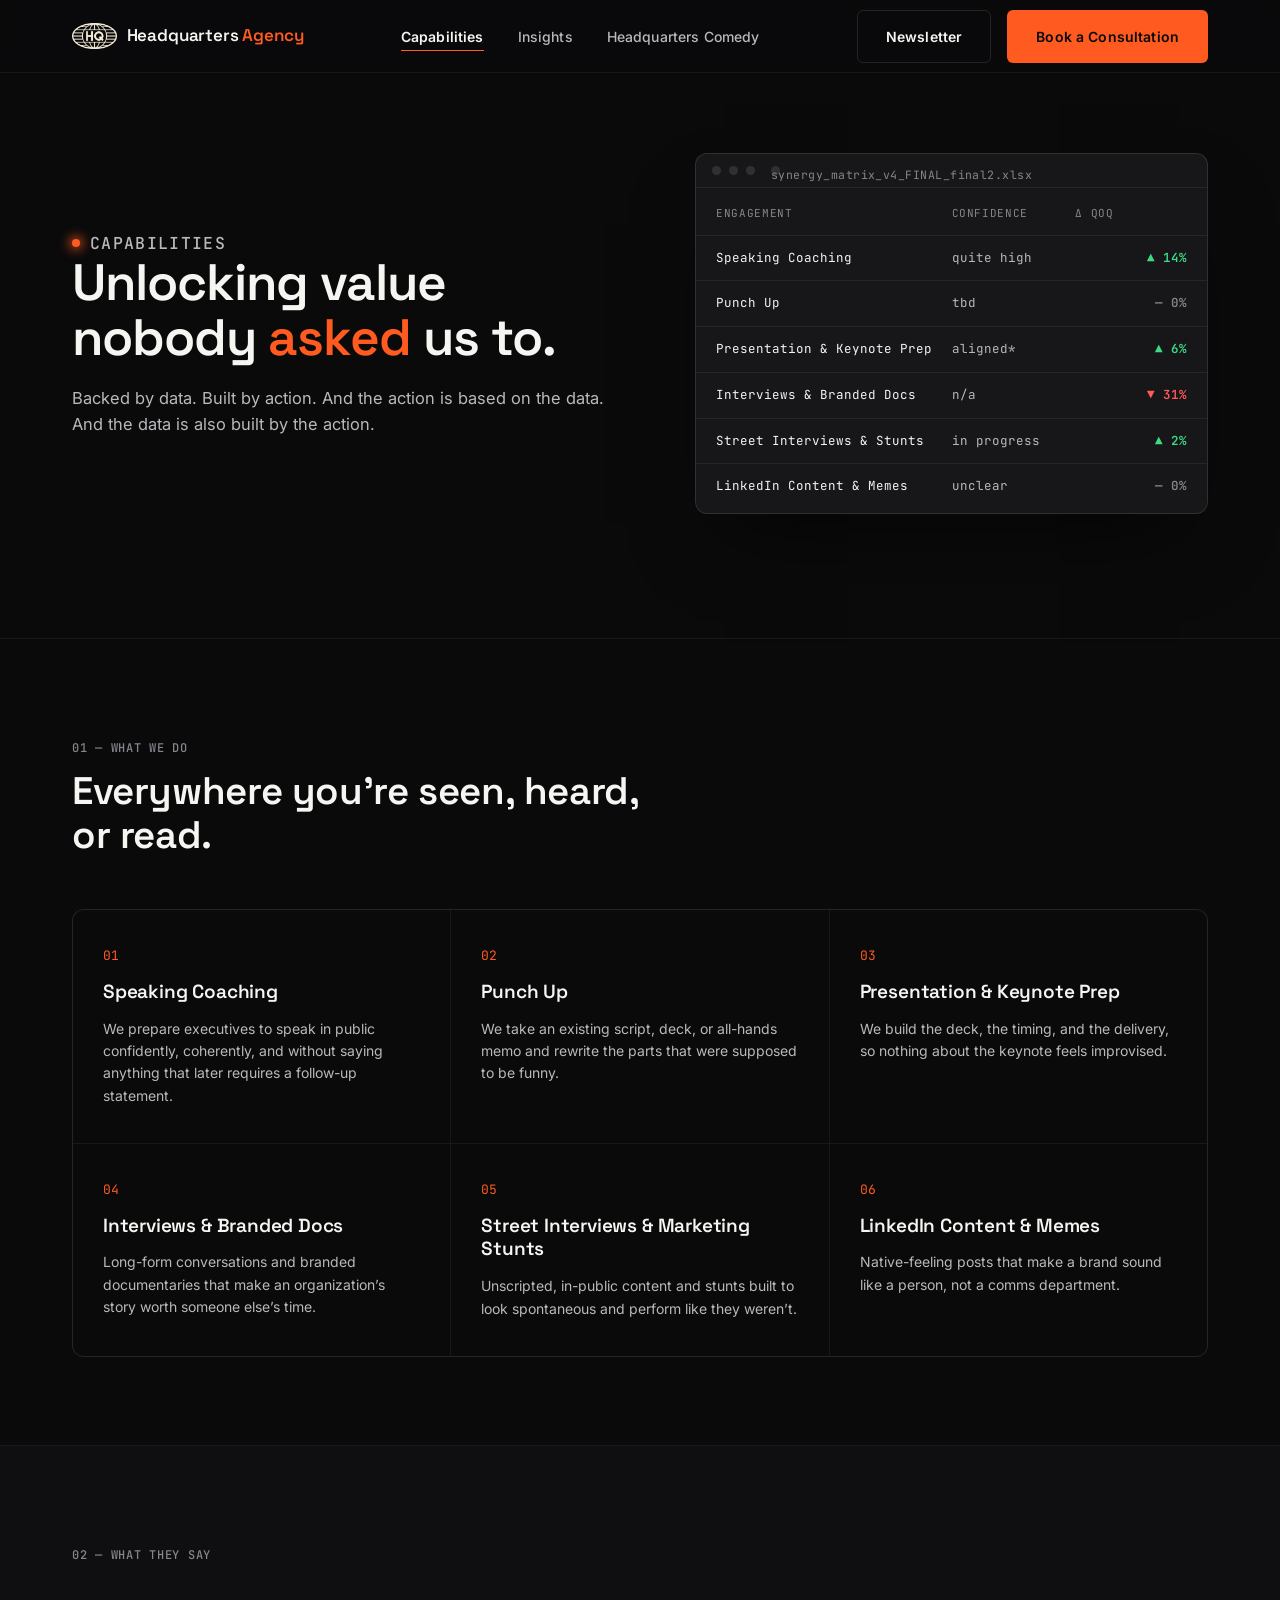
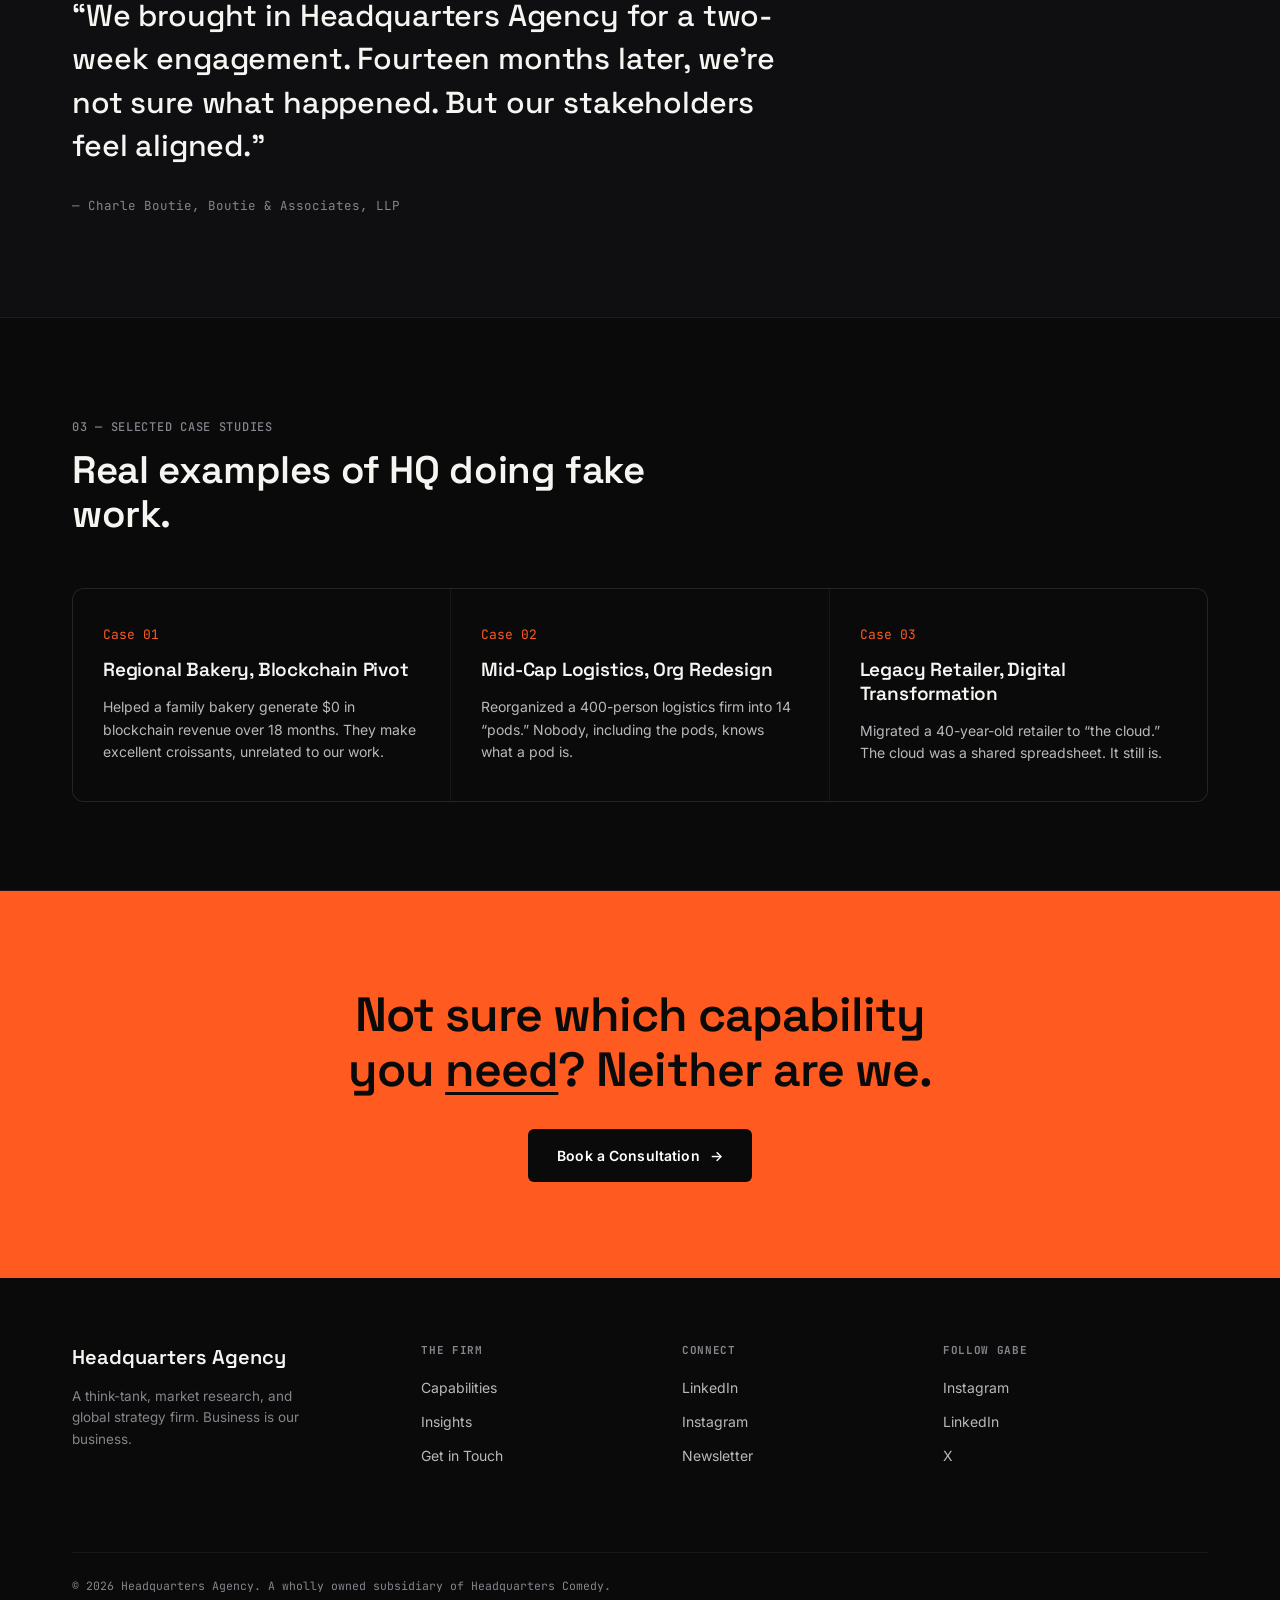
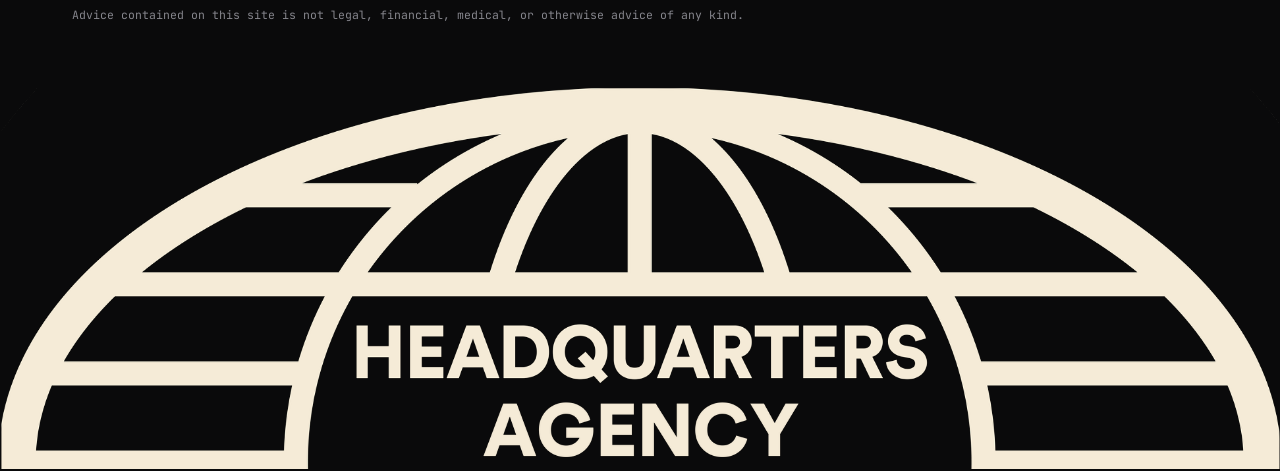
<file: portfolio.html>
<!DOCTYPE html>
<html lang="en">
<head>
    <meta charset="UTF-8">
    <meta name="viewport" content="width=device-width, initial-scale=1.0">
    <title>Capabilities — Headquarters Agency</title>
    <meta name="description" content="Everything Headquarters Agency offers, whether or not you asked for it.">
    <meta name="keywords" content="capabilities, services, consulting, headquarters agency">

    <meta property="og:type" content="website">
    <meta property="og:url" content="https://www.headquartersagency.com/portfolio">
    <meta property="og:title" content="Capabilities — Headquarters Agency">
    <meta property="og:description" content="Everything we offer, whether or not you asked for it.">

    <meta property="twitter:card" content="summary_large_image">
    <meta property="twitter:url" content="https://www.headquartersagency.com/portfolio">
    <meta property="twitter:title" content="Capabilities — Headquarters Agency">
    <meta property="twitter:description" content="Everything we offer, whether or not you asked for it.">

    <link rel="icon" href="/favicon.ico?v=20261009" sizes="48x48">
    <link rel="icon" type="image/png" sizes="32x32" href="graphic assets/favicon-32.png?v=20261009">
    <link rel="icon" type="image/png" href="graphic assets/hq-agency-badge.png?v=20261009">
    <link rel="apple-touch-icon" href="graphic assets/apple-touch-icon.png?v=20261009">
    <link rel="manifest" href="site.webmanifest?v=20261009">
    <meta name="theme-color" content="#0a0a0b">

    <link rel="stylesheet" href="styles-firm.css?v=20261005">
    <link rel="preconnect" href="https://fonts.googleapis.com">
    <link rel="preconnect" href="https://fonts.gstatic.com" crossorigin>
    <link href="https://fonts.googleapis.com/css2?family=Space+Grotesk:wght@400;500;600;700&family=Inter:wght@400;500;600;700&family=JetBrains+Mono:wght@400;500;600&display=swap" rel="stylesheet">
    <link rel="preconnect" href="https://subscribe-forms.beehiiv.com">
</head>
<body class="firm-body">

    <header class="firm-nav">
        <div class="firm-nav-inner">
            <a href="/" class="firm-brand">
                <img src="graphic assets/hq-agency-mark-offwhite.png" alt="Headquarters Agency">
                <span class="firm-brand-word">Headquarters <em>Agency</em></span>
            </a>
            <ul class="firm-nav-links">
                <li><a href="portfolio.html" class="active">Capabilities</a></li>
                <li><a href="more.html">Insights</a></li>
                <li><a href="https://www.headquarterscomedy.com/" target="_blank" rel="noopener">Headquarters Comedy</a></li>
            </ul>
            <div class="firm-nav-cta">
                <a href="https://incompetencewetrust.beehiiv.com/" target="_blank" class="firm-btn firm-btn--outline">Newsletter</a>
                <a href="get-in-touch.html" class="firm-btn firm-btn--primary">Book a Consultation</a>
            </div>
            <button class="firm-nav-toggle" aria-label="Toggle menu">
                <span></span><span></span><span></span>
            </button>
        </div>
    </header>
    <div class="firm-mobile-panel">
        <ul>
            <li><a href="portfolio.html">Capabilities</a></li>
            <li><a href="more.html">Insights</a></li>
            <li><a href="https://www.headquarterscomedy.com/" target="_blank" rel="noopener">Headquarters Comedy</a></li>
            <li><a href="get-in-touch.html">Book a Consultation</a></li>
        </ul>
    </div>

    <main>
        <section class="firm-page-hero">
            <div class="firm-wrap firm-hero-grid">
                <div>
                    <p class="firm-eyebrow">Capabilities</p>
                    <h1>Unlocking value nobody <em>asked</em> us to.</h1>
                    <p>Backed by data. Built by action. And the action is based on the data. And the data is also built by the action.</p>
                </div>
                <div class="firm-hero-panel firm-reveal">
                    <div class="firm-hero-panel-bar">
                        <span></span><span></span><span></span>
                        <span class="firm-panel-title">synergy_matrix_v4_FINAL_final2.xlsx</span>
                    </div>
                    <div class="firm-hero-panel-body">
                        <div class="firm-panel-row firm-panel-head">
                            <span>Engagement</span><span>Confidence</span><span>Δ QoQ</span>
                        </div>
                        <div class="firm-panel-row">
                            <span>Speaking Coaching</span><span class="firm-panel-metric">quite high</span><span class="firm-panel-delta up">&#9650; 14%</span>
                        </div>
                        <div class="firm-panel-row">
                            <span>Punch Up</span><span class="firm-panel-metric">tbd</span><span class="firm-panel-delta flat">&mdash; 0%</span>
                        </div>
                        <div class="firm-panel-row">
                            <span>Presentation &amp; Keynote Prep</span><span class="firm-panel-metric">aligned*</span><span class="firm-panel-delta up">&#9650; 6%</span>
                        </div>
                        <div class="firm-panel-row">
                            <span>Interviews &amp; Branded Docs</span><span class="firm-panel-metric">n/a</span><span class="firm-panel-delta down">&#9660; 31%</span>
                        </div>
                        <div class="firm-panel-row">
                            <span>Street Interviews &amp; Stunts</span><span class="firm-panel-metric">in progress</span><span class="firm-panel-delta up">&#9650; 2%</span>
                        </div>
                        <div class="firm-panel-row">
                            <span>LinkedIn Content &amp; Memes</span><span class="firm-panel-metric">unclear</span><span class="firm-panel-delta flat">&mdash; 0%</span>
                        </div>
                    </div>
                </div>
            </div>
        </section>

        <section class="firm-section">
            <div class="firm-wrap">
                <div class="firm-section-head firm-reveal">
                    <div>
                        <p class="firm-index-label">01 &mdash; What We Do</p>
                        <h2>Everywhere you&rsquo;re seen, heard, or read.</h2>
                    </div>
                </div>
                <div class="firm-grid-3 firm-reveal">
                    <div class="firm-card">
                        <span class="firm-card-num">01</span>
                        <h3>Speaking Coaching</h3>
                        <p>We prepare executives to speak in public confidently, coherently, and without saying anything that later requires a follow-up statement.</p>
                    </div>
                    <div class="firm-card">
                        <span class="firm-card-num">02</span>
                        <h3>Punch Up</h3>
                        <p>We take an existing script, deck, or all-hands memo and rewrite the parts that were supposed to be funny.</p>
                    </div>
                    <div class="firm-card">
                        <span class="firm-card-num">03</span>
                        <h3>Presentation &amp; Keynote Prep</h3>
                        <p>We build the deck, the timing, and the delivery, so nothing about the keynote feels improvised.</p>
                    </div>
                    <div class="firm-card">
                        <span class="firm-card-num">04</span>
                        <h3>Interviews &amp; Branded Docs</h3>
                        <p>Long-form conversations and branded documentaries that make an organization&rsquo;s story worth someone else&rsquo;s time.</p>
                    </div>
                    <div class="firm-card">
                        <span class="firm-card-num">05</span>
                        <h3>Street Interviews &amp; Marketing Stunts</h3>
                        <p>Unscripted, in-public content and stunts built to look spontaneous and perform like they weren&rsquo;t.</p>
                    </div>
                    <div class="firm-card">
                        <span class="firm-card-num">06</span>
                        <h3>LinkedIn Content &amp; Memes</h3>
                        <p>Native-feeling posts that make a brand sound like a person, not a comms department.</p>
                    </div>
                </div>
            </div>
        </section>

        <!-- Quote -->
        <section class="firm-section firm-section--alt">
            <div class="firm-wrap">
                <p class="firm-index-label" style="margin-bottom:24px;">02 &mdash; What They Say</p>
                <div class="firm-reveal">
                    <p class="firm-quote">&ldquo;We brought in Headquarters Agency for a two-week engagement. Fourteen months later, we&rsquo;re not sure what happened. But our stakeholders feel aligned.&rdquo;</p>
                    <p class="firm-quote-attr">&mdash; Charle Boutie, Boutie &amp; Associates, LLP</p>
                </div>
            </div>
        </section>

        <section class="firm-section">
            <div class="firm-wrap">
                <div class="firm-section-head firm-reveal">
                    <div>
                        <p class="firm-index-label">03 &mdash; Selected Case Studies</p>
                        <h2>Real examples of HQ doing fake work.</h2>
                    </div>
                </div>
                <div class="firm-grid-3 firm-reveal">
                    <div class="firm-card">
                        <span class="firm-card-num">Case 01</span>
                        <h3>Regional Bakery, Blockchain Pivot</h3>
                        <p>Helped a family bakery generate $0 in blockchain revenue over 18 months. They make excellent croissants, unrelated to our work.</p>
                    </div>
                    <div class="firm-card">
                        <span class="firm-card-num">Case 02</span>
                        <h3>Mid-Cap Logistics, Org Redesign</h3>
                        <p>Reorganized a 400-person logistics firm into 14 &ldquo;pods.&rdquo; Nobody, including the pods, knows what a pod is.</p>
                    </div>
                    <div class="firm-card">
                        <span class="firm-card-num">Case 03</span>
                        <h3>Legacy Retailer, Digital Transformation</h3>
                        <p>Migrated a 40-year-old retailer to &ldquo;the cloud.&rdquo; The cloud was a shared spreadsheet. It still is.</p>
                    </div>
                </div>
            </div>
        </section>

        <section class="firm-cta-banner">
            <div class="firm-wrap firm-reveal">
                <h2>Not sure which capability<br class="firm-hero-br"> you <em>need</em>? Neither are we.</h2>
                <a href="get-in-touch.html" class="firm-btn firm-btn--primary firm-btn--arrow">Book a Consultation <span>&rarr;</span></a>
            </div>
        </section>
    </main>

    <footer class="firm-footer" id="subscribe">
        <div class="firm-wrap">
            <div class="firm-footer-grid">
                <div>
                    <p class="firm-footer-brand">Headquarters Agency</p>
                    <p class="firm-footer-tag">A think-tank, market research, and global strategy firm. Business is our business.</p>
                    <div class="firm-newsletter-inline">
                        <script async src="https://subscribe-forms.beehiiv.com/embed.js"></script><iframe src="https://subscribe-forms.beehiiv.com/bf61c1a8-2752-4b92-b0c3-6faccafde9a7" class="beehiiv-embed" data-test-id="beehiiv-embed" frameborder="0" scrolling="no"></iframe>
                    </div>
                </div>
                <div class="firm-footer-col">
                    <h5>The Firm</h5>
                    <ul>
                        <li><a href="portfolio.html">Capabilities</a></li>
                        <li><a href="more.html">Insights</a></li>
                        <li><a href="get-in-touch.html">Get in Touch</a></li>
                    </ul>
                </div>
                <div class="firm-footer-col">
                    <h5>Connect</h5>
                    <ul>
                        <li><a href="https://www.linkedin.com/company/headquarters-comedy/" target="_blank">LinkedIn</a></li>
                        <li><a href="https://www.instagram.com/headquarterscomedy/" target="_blank">Instagram</a></li>
                        <li><a href="https://incompetencewetrust.beehiiv.com/" target="_blank">Newsletter</a></li>
                    </ul>
                </div>
                <div class="firm-footer-col">
                    <h5>Follow Gabe</h5>
                    <ul>
                        <li><a href="https://www.instagram.com/gabe_makes_jokes/" target="_blank">Instagram</a></li>
                        <li><a href="https://www.linkedin.com/in/gabriel-nipote/" target="_blank">LinkedIn</a></li>
                        <li><a href="https://x.com/gabe_nipote" target="_blank">X</a></li>
                    </ul>
                </div>
            </div>
            <div class="firm-footer-bottom">
                <span>&copy; 2026 Headquarters Agency. A wholly owned subsidiary of Headquarters Comedy.</span>
                <span>Advice contained on this site is not legal, financial, medical, or otherwise advice of any kind.</span>
            </div>
        </div>
        <!-- Big wordmark, full-bleed, sitting on the very bottom edge -->
        <div class="firm-footer-wordmark" aria-hidden="true">
            <img src="graphic assets/hq-agency-footer-wordmark.png" alt="" loading="lazy" width="1943" height="582" style="width:100%;height:auto">
        </div>
    </footer>

    <script src="scripts/site.js?v=20261005"></script>
</body>
</html>
</file>
<file: styles-firm.css>
/* ============================================================
   Headquarters Agency — "AI-Native Consultancy" Design System
   Dark, bold, high-contrast — Hebbia-style: black canvas, huge
   geometric-sans display type, one hot accent, monospace data.
   Used by index, about, portfolio, more.
   ============================================================ */

:root {
    --bg: #0a0a0b;
    --bg-raised: #0f0f11;
    --surface: #17171a;
    --surface-hover: #1e1e22;
    --text: #f5f5f2;
    --text-soft: #b9b9bd;
    --muted: #85858c;
    --line: rgba(255, 255, 255, 0.11);
    --line-soft: rgba(255, 255, 255, 0.06);
    --accent: #ff5a1f;
    --accent-soft: rgba(255, 90, 31, 0.14);
    --accent-ink: #0a0a0b;

    --display: 'Space Grotesk', 'Inter', -apple-system, sans-serif;
    --sans: 'Inter', -apple-system, BlinkMacSystemFont, sans-serif;
    --mono: 'JetBrains Mono', ui-monospace, 'SF Mono', monospace;

    --container: 1200px;
    --gutter: 32px;
}

* { box-sizing: border-box; }

.firm-body {
    margin: 0;
    background: var(--bg);
    color: var(--text);
    font-family: var(--sans);
    -webkit-font-smoothing: antialiased;
    line-height: 1.5;
}

.firm-body img { max-width: 100%; display: block; }

.firm-wrap {
    max-width: var(--container);
    margin: 0 auto;
    padding: 0 var(--gutter);
}

.firm-eyebrow {
    display: inline-flex;
    align-items: center;
    gap: 10px;
    font-family: var(--mono);
    font-size: 12px;
    font-weight: 500;
    letter-spacing: 0.08em;
    text-transform: uppercase;
    color: var(--accent);
    margin: 0 0 22px;
}

.firm-eyebrow::before {
    content: '';
    width: 8px;
    height: 8px;
    border-radius: 50%;
    background: var(--accent);
    box-shadow: 0 0 12px 2px var(--accent);
}

.firm-index-label {
    font-family: var(--mono);
    font-size: 12px;
    font-weight: 500;
    letter-spacing: 0.06em;
    text-transform: uppercase;
    color: var(--muted);
}

/* ---------- Buttons ---------- */
.firm-btn {
    display: inline-flex;
    align-items: center;
    gap: 10px;
    padding: 15px 28px;
    border-radius: 6px;
    font-family: var(--sans);
    font-size: 14px;
    font-weight: 600;
    letter-spacing: 0.01em;
    text-decoration: none;
    cursor: pointer;
    border: 1px solid transparent;
    transition: transform 0.16s ease, background 0.16s ease, color 0.16s ease, border-color 0.16s ease;
    white-space: nowrap;
}

.firm-btn--primary {
    background: var(--accent);
    color: var(--accent-ink);
}
.firm-btn--primary:hover { background: #ff7440; transform: translateY(-1px); }

.firm-btn--outline {
    background: transparent;
    color: var(--text);
    border-color: var(--line);
}
.firm-btn--outline:hover { border-color: var(--accent); color: var(--accent); transform: translateY(-1px); }

.firm-btn--arrow span { transition: transform 0.16s ease; }
.firm-btn--arrow:hover span { transform: translateX(3px); }

/* ---------- Nav ---------- */
.firm-nav {
    position: sticky;
    top: 0;
    z-index: 500;
    background: rgba(10, 10, 11, 0.82);
    -webkit-backdrop-filter: blur(10px);
    backdrop-filter: blur(10px);
    border-bottom: 1px solid var(--line-soft);
}

.firm-nav-inner {
    max-width: var(--container);
    margin: 0 auto;
    padding: 0 var(--gutter);
    height: 72px;
    display: flex;
    align-items: center;
    justify-content: space-between;
    gap: 24px;
}

.firm-brand {
    display: flex;
    align-items: center;
    gap: 10px;
    text-decoration: none;
    color: var(--text);
}

.firm-brand img { height: 26px; width: auto; object-fit: contain; }

.firm-brand-word {
    font-family: var(--display);
    font-size: 17px;
    font-weight: 600;
    letter-spacing: -0.01em;
}

.firm-brand-word em { font-style: normal; font-weight: 600; color: var(--accent); }

.firm-nav-links {
    display: flex;
    align-items: center;
    gap: 34px;
    list-style: none;
    margin: 0;
    padding: 0;
}

.firm-nav-links a {
    color: var(--text-soft);
    text-decoration: none;
    font-size: 14px;
    font-weight: 500;
    letter-spacing: 0.01em;
    position: relative;
    padding: 4px 0;
}

.firm-nav-links a::after {
    content: '';
    position: absolute;
    left: 0; right: 100%;
    bottom: -2px;
    height: 1px;
    background: var(--accent);
    transition: right 0.2s ease;
}

.firm-nav-links a:hover::after,
.firm-nav-links a.active::after { right: 0; }

.firm-nav-links a.active { color: var(--text); font-weight: 600; }

.firm-nav-dropdown { position: relative; }

.firm-nav-dropdown-toggle {
    display: flex;
    align-items: center;
    gap: 5px;
    background: none;
    border: none;
    cursor: pointer;
    color: var(--text-soft);
    font-family: inherit;
    font-size: 14px;
    font-weight: 500;
    letter-spacing: 0.01em;
    padding: 4px 0;
    position: relative;
}

.firm-nav-dropdown-toggle::after {
    content: '';
    position: absolute;
    left: 0; right: 100%;
    bottom: -2px;
    height: 1px;
    background: var(--accent);
    transition: right 0.2s ease;
}

.firm-nav-dropdown-toggle:hover::after,
.firm-nav-dropdown:focus-within .firm-nav-dropdown-toggle::after,
.firm-nav-dropdown.active .firm-nav-dropdown-toggle::after { right: 0; }

.firm-nav-dropdown-toggle:hover,
.firm-nav-dropdown:focus-within .firm-nav-dropdown-toggle,
.firm-nav-dropdown.active .firm-nav-dropdown-toggle { color: var(--text); }

.firm-nav-dropdown.active .firm-nav-dropdown-toggle { font-weight: 600; }

.firm-nav-dropdown-menu {
    position: absolute;
    top: 100%;
    left: 50%;
    transform: translateX(-50%);
    padding-top: 14px;
    opacity: 0;
    pointer-events: none;
    transition: opacity 0.15s ease;
}

.firm-nav-dropdown:hover .firm-nav-dropdown-menu,
.firm-nav-dropdown:focus-within .firm-nav-dropdown-menu {
    opacity: 1;
    pointer-events: auto;
}

.firm-nav-dropdown-menu-inner {
    background: var(--surface);
    border: 1px solid var(--line);
    border-radius: 10px;
    padding: 8px;
    min-width: 200px;
    list-style: none;
    margin: 0;
    box-shadow: 0 24px 48px -20px rgba(0, 0, 0, 0.65);
}

.firm-nav-dropdown-menu-inner a {
    display: block;
    padding: 10px 12px;
    color: var(--text-soft);
    text-decoration: none;
    font-size: 14px;
    font-weight: 500;
    white-space: nowrap;
    position: relative;
}

.firm-nav-dropdown-menu-inner a::after {
    content: '';
    position: absolute;
    left: 12px; right: 100%;
    bottom: 6px;
    height: 1px;
    background: var(--accent);
    transition: right 0.2s ease;
}

.firm-nav-dropdown-menu-inner a:hover::after,
.firm-nav-dropdown-menu-inner a.active::after { right: 12px; }

.firm-nav-dropdown-menu-inner a:hover,
.firm-nav-dropdown-menu-inner a.active { color: var(--text); }

.firm-nav-cta { display: flex; align-items: center; gap: 16px; }

.firm-nav-toggle {
    display: none;
    flex-direction: column;
    gap: 5px;
    background: none;
    border: none;
    cursor: pointer;
    padding: 6px;
}
.firm-nav-toggle span { width: 22px; height: 1.5px; background: var(--text); display: block; }

.firm-mobile-panel {
    display: none;
    position: fixed;
    inset: 72px 0 0 0;
    background: var(--bg);
    z-index: 499;
    padding: 24px var(--gutter);
    overflow-y: auto;
}
.firm-mobile-panel.active { display: block; }
.firm-mobile-panel ul { list-style: none; margin: 0; padding: 0; display: flex; flex-direction: column; gap: 4px; }
.firm-mobile-panel a {
    display: block;
    padding: 18px 0;
    border-bottom: 1px solid var(--line-soft);
    color: var(--text);
    text-decoration: none;
    font-family: var(--display);
    font-size: 22px;
    font-weight: 500;
}

@media (max-width: 880px) {
    .firm-nav-links, .firm-nav-cta { display: none; }
    .firm-nav-toggle { display: flex; }
}

/* ---------- Hero ---------- */
.firm-hero {
    position: relative;
    padding: 88px 0 0;
    border-bottom: 1px solid var(--line-soft);
    overflow: hidden;
    background:
        radial-gradient(ellipse 55% 45% at 15% 15%, rgba(255, 90, 31, 0.22) 0%, rgba(255, 90, 31, 0) 70%),
        linear-gradient(115deg, rgba(10, 10, 11, 0.94) 0%, rgba(10, 10, 11, 0.8) 45%, rgba(10, 10, 11, 0.55) 100%),
        url('graphic assets/skyscraper-worldcorp.jpg') center 20% / cover no-repeat;
}

.firm-hero-grid {
    display: grid;
    grid-template-columns: 1.05fr 0.95fr;
    gap: 56px;
    align-items: center;
    padding-bottom: 72px;
}

.firm-hero h1 {
    font-family: var(--display);
    font-weight: 600;
    font-size: clamp(2.4rem, 4.6vw, 3.9rem);
    line-height: 1.02;
    letter-spacing: -0.02em;
    margin: 0 0 26px;
}

.firm-hero h1 span, .firm-hero h1 em { font-style: normal; color: var(--accent); }

.firm-hero p.firm-lede {
    font-size: 17px;
    color: var(--text-soft);
    max-width: 520px;
    line-height: 1.65;
    margin: 0 0 36px;
}

.firm-hero-actions { display: flex; gap: 14px; flex-wrap: wrap; }

/* ---------- Hero visual: fake product panel ---------- */
.firm-hero-panel {
    background: var(--surface);
    border: 1px solid var(--line);
    border-radius: 12px;
    overflow: hidden;
    box-shadow: 0 40px 80px -30px rgba(0,0,0,0.6);
}
.firm-hero-panel-bar {
    display: flex;
    align-items: center;
    gap: 8px;
    padding: 12px 16px;
    border-bottom: 1px solid var(--line-soft);
}
.firm-hero-panel-bar span { width: 9px; height: 9px; border-radius: 50%; background: var(--line); }
.firm-hero-panel-bar .firm-panel-title {
    margin-left: 8px;
    font-family: var(--mono);
    font-size: 11.5px;
    color: var(--muted);
    letter-spacing: 0.04em;
}
.firm-hero-panel-body { padding: 4px 0; }
.firm-panel-row {
    display: grid;
    grid-template-columns: 1.6fr 0.8fr 0.8fr;
    gap: 12px;
    padding: 13px 20px;
    border-bottom: 1px solid var(--line-soft);
    font-family: var(--mono);
    font-size: 12.5px;
}
.firm-panel-row.firm-panel-head {
    color: var(--muted);
    font-size: 11px;
    letter-spacing: 0.06em;
    text-transform: uppercase;
}
.firm-panel-row:last-child { border-bottom: none; }
.firm-panel-metric { color: var(--text-soft); }
.firm-panel-delta { text-align: right; font-weight: 600; }
.firm-panel-delta.up { color: #3ddc84; }
.firm-panel-delta.down { color: #ff5a5a; }
.firm-panel-delta.flat { color: var(--muted); }
.firm-panel-row--2col { grid-template-columns: 1fr 1fr; }

/* ---------- Stats ---------- */
.firm-stats { border-bottom: 1px solid var(--line-soft); }
.firm-stats-grid {
    display: grid;
    grid-template-columns: repeat(4, 1fr);
    gap: 1px;
    background: var(--line-soft);
}
.firm-stat { background: var(--bg); padding: 36px 28px; }
.firm-stat-num {
    font-family: var(--mono);
    font-size: clamp(1.6rem, 2.8vw, 2.2rem);
    color: var(--text);
    margin-bottom: 8px;
    font-weight: 500;
}
.firm-stat-label { font-size: 12.5px; color: var(--muted); letter-spacing: 0.02em; line-height: 1.4; }
@media (max-width: 760px) { .firm-stats-grid { grid-template-columns: repeat(2, 1fr); } }

/* ---------- Marquee ---------- */
.firm-marquee-section { padding: 88px 0 64px; border-bottom: 1px solid var(--line-soft); }
.firm-marquee-label {
    text-align: center;
    font-family: var(--display);
    font-weight: 600;
    font-size: clamp(2.4rem, 6vw, 4.6rem);
    letter-spacing: -0.02em;
    line-height: 1.05;
    color: var(--text);
    margin: 0 0 48px;
}
.firm-marquee-label em, .firm-marquee-label span {
    font-style: normal;
    color: var(--accent);
}
.firm-marquee {
    overflow: hidden;
    -webkit-mask-image: linear-gradient(to right, transparent, #000 8%, #000 92%, transparent);
    mask-image: linear-gradient(to right, transparent, #000 8%, #000 92%, transparent);
}
.firm-marquee-track {
    display: flex;
    align-items: center;
    gap: 64px;
    width: max-content;
    animation: firm-scroll 38s linear infinite;
}
.firm-marquee:hover .firm-marquee-track { animation-play-state: paused; }
.firm-marquee-track img {
    width: 390px;
    height: 156px;
    object-fit: contain;
    background: #fff;
    padding: 30px 48px;
    border-radius: 16px;
    filter: grayscale(1);
    opacity: 0.92;
}
@keyframes firm-scroll {
    from { transform: translateX(0); }
    to { transform: translateX(-50%); }
}

/* ---------- Pitch content (cloned from Headquarters Comedy partnerships page) ---------- */
.pitch-hero {
    position: relative;
    padding: 80px 0 64px;
    text-align: center;
    overflow: hidden;
    background:
        radial-gradient(ellipse 60% 50% at 50% 0%, rgba(255, 90, 31, 0.18) 0%, rgba(255, 90, 31, 0) 70%),
        var(--bg);
}
.pitch-hero h1 {
    font-family: var(--display);
    font-size: clamp(2.5rem, 6vw, 4.75rem);
    font-weight: 700;
    letter-spacing: -0.03em;
    line-height: 1.05;
    color: var(--text);
    max-width: 900px;
    margin: 0 auto 24px;
}
.pitch-hero p {
    font-size: 1.125rem;
    color: var(--muted);
    max-width: 620px;
    margin: 0 auto 40px;
    line-height: 1.7;
}
.pitch-btn {
    display: inline-flex;
    align-items: center;
    gap: 12px;
    padding: 16px 32px;
    background: var(--accent);
    color: #fff;
    font-size: 1rem;
    font-weight: 700;
    font-family: var(--sans);
    border: none;
    border-radius: 8px;
    text-decoration: none;
    cursor: pointer;
    transition: transform 0.2s ease, box-shadow 0.2s ease, background 0.2s ease;
    box-shadow: 0 4px 20px rgba(255, 90, 31, 0.35);
}
.pitch-btn:hover {
    background: #ff7440;
    transform: translateY(-2px);
    box-shadow: 0 8px 28px rgba(255, 90, 31, 0.45);
}
.pitch-section {
    position: relative;
    padding: 80px 0;
    overflow: hidden;
    border-bottom: 1px solid var(--line-soft);
}
.pitch-section.alt { background: var(--bg-raised); }
.pitch-ghost-number {
    position: absolute;
    top: -0.35em;
    right: -0.05em;
    font-family: var(--display);
    font-size: clamp(9rem, 22vw, 20rem);
    font-weight: 700;
    line-height: 1;
    color: var(--text);
    opacity: 0.035;
    pointer-events: none;
    user-select: none;
    z-index: 0;
}
.pitch-section-inner { position: relative; z-index: 1; }
.pitch-eyebrow {
    display: flex;
    align-items: center;
    gap: 12px;
    font-family: var(--sans);
    font-size: 0.875rem;
    font-weight: 700;
    letter-spacing: 0.1em;
    text-transform: uppercase;
    color: var(--accent);
    margin-bottom: 24px;
}
.pitch-eyebrow::before { content: ''; width: 28px; height: 2px; background: var(--accent); }
.pitch-heading {
    font-family: var(--display);
    font-size: clamp(1.875rem, 4vw, 3rem);
    font-weight: 700;
    letter-spacing: -0.02em;
    line-height: 1.15;
    color: var(--text);
    max-width: 780px;
    margin-bottom: 24px;
}
.pitch-body { font-size: 1.125rem; color: var(--text-soft); max-width: 680px; line-height: 1.75; }
.pitch-body + .pitch-body { margin-top: 16px; }

.wl-grid { display: grid; grid-template-columns: 1fr 1fr; gap: 24px; margin-top: 48px; }
.wl-card { padding: 32px; border-radius: 16px; border: 1px solid var(--line); background: var(--bg); }
.wl-card.winning { border-color: rgba(61, 220, 132, 0.35); background: linear-gradient(160deg, rgba(61, 220, 132, 0.07), rgba(61, 220, 132, 0) 60%), var(--bg); }
.wl-card.losing { border-color: rgba(255, 90, 90, 0.25); background: linear-gradient(160deg, rgba(255, 90, 90, 0.06), rgba(255, 90, 90, 0) 60%), var(--bg); }
.wl-label {
    display: inline-block;
    font-family: var(--sans);
    font-size: 0.75rem;
    font-weight: 700;
    letter-spacing: 0.08em;
    text-transform: uppercase;
    padding: 4px 12px;
    border-radius: 999px;
    margin-bottom: 20px;
}
.wl-card.winning .wl-label { color: #3ddc84; background: rgba(61, 220, 132, 0.12); }
.wl-card.losing .wl-label { color: #ff5a5a; background: rgba(255, 90, 90, 0.12); }
.wl-card ul { list-style: none; margin: 0; padding: 0; }
.wl-card li {
    display: flex;
    align-items: flex-start;
    gap: 12px;
    font-size: 1rem;
    color: var(--text-soft);
    padding: 12px 0;
    border-top: 1px solid var(--line-soft);
}
.wl-card li:first-of-type { border-top: none; }
.wl-card li svg { flex-shrink: 0; width: 18px; height: 18px; margin-top: 2px; }
.wl-card.winning li svg { color: #3ddc84; }
.wl-card.losing li svg { color: #ff5a5a; }

.promised-grid { display: grid; grid-template-columns: repeat(2, 1fr); gap: 24px; margin-top: 48px; }
.promised-item { display: flex; align-items: center; gap: 16px; padding: 24px 0; border-top: 1px solid var(--line-soft); }
.promised-item:first-child { border-top: none; }
.promised-item-mark {
    flex-shrink: 0;
    width: 40px;
    height: 40px;
    border-radius: 50%;
    background: var(--accent-soft);
    color: var(--accent);
    display: flex;
    align-items: center;
    justify-content: center;
    font-family: var(--display);
    font-weight: 700;
    font-size: 1.125rem;
}
.promised-item h4 { font-family: var(--display); font-size: 1.125rem; font-weight: 600; color: var(--text); margin: 0 0 8px; }
.promised-item p { font-size: 0.875rem; color: var(--muted); line-height: 1.6; margin: 0; }

.abilities-grid { display: grid; grid-template-columns: repeat(2, 1fr); gap: 24px; margin-top: 48px; }
.ability-card {
    padding: 32px;
    border-radius: 16px;
    border: 1px solid var(--line);
    background: var(--bg);
    transition: border-color 0.2s ease, transform 0.2s ease;
}
.ability-card:hover { border-color: var(--accent); transform: translateY(-4px); }
.ability-card-icon {
    width: 56px;
    height: 56px;
    border-radius: 8px;
    background: var(--accent-soft);
    color: var(--accent);
    display: flex;
    align-items: center;
    justify-content: center;
    margin-bottom: 20px;
}
.ability-card-icon svg { width: 26px; height: 26px; }
.ability-card h3 { font-family: var(--display); font-size: 1.25rem; font-weight: 600; color: var(--text); margin: 0 0 8px; }
.ability-card-tag {
    font-family: var(--sans);
    font-size: 0.75rem;
    font-weight: 600;
    letter-spacing: 0.08em;
    text-transform: uppercase;
    color: var(--muted);
    margin-bottom: 20px;
    display: block;
}
.ability-card ul { list-style: none; margin: 0; padding: 0; }
.ability-card li {
    display: flex;
    align-items: baseline;
    gap: 12px;
    font-size: 1rem;
    color: var(--text-soft);
    padding: 12px 0;
    border-top: 1px solid var(--line-soft);
}
.ability-card li:first-of-type { border-top: none; }
.ability-card li::before { content: '\2192'; color: var(--accent); font-weight: 700; flex-shrink: 0; }

.proof-stats { display: grid; grid-template-columns: repeat(5, 1fr); gap: 32px; margin-top: 48px; }
.proof-stat-value { font-family: var(--display); font-size: clamp(1.75rem, 3vw, 2.5rem); font-weight: 700; color: var(--text); letter-spacing: -0.02em; margin-bottom: 8px; }
.proof-stat-label { font-size: 0.875rem; color: var(--muted); }

.quote-grid { display: grid; grid-template-columns: repeat(3, 1fr); gap: 24px; margin-top: 48px; }
.quote-card { padding: 32px; border-radius: 16px; border: 1px solid var(--line); background: var(--bg-raised); }
.quote-card-mark { display: block; font-family: Georgia, 'Times New Roman', serif; font-size: 3rem; line-height: 1; color: var(--accent); margin-bottom: 12px; }
.quote-card p { font-size: 1.125rem; font-weight: 600; color: var(--text); line-height: 1.4; margin: 0; }

@media (max-width: 900px) {
    .wl-grid, .promised-grid, .abilities-grid, .quote-grid { grid-template-columns: 1fr; }
    .proof-stats { grid-template-columns: repeat(2, 1fr); gap: 24px; }
}
@media (max-width: 640px) {
    .pitch-hero { padding: 64px 0 48px; }
    .pitch-section { padding: 64px 0; }
    .proof-stats { grid-template-columns: 1fr; }
}

/* ---------- Section scaffolding ---------- */
.firm-section { padding: 88px 0; border-bottom: 1px solid var(--line-soft); }
.firm-section--alt { background: var(--bg-raised); }
.firm-section-head {
    display: flex;
    justify-content: space-between;
    align-items: flex-end;
    gap: 24px;
    margin-bottom: 52px;
    flex-wrap: wrap;
}
.firm-section-head h2 {
    font-family: var(--display);
    font-weight: 600;
    font-size: clamp(1.7rem, 3vw, 2.4rem);
    letter-spacing: -0.01em;
    margin: 10px 0 0;
    line-height: 1.15;
    max-width: 600px;
}
.firm-section-head .firm-btn { flex-shrink: 0; }

/* ---------- Capability cards ---------- */
.firm-grid-3 {
    display: grid;
    grid-template-columns: repeat(3, 1fr);
    gap: 1px;
    background: var(--line-soft);
    border: 1px solid var(--line-soft);
    border-radius: 12px;
    overflow: hidden;
}
.firm-card {
    background: var(--bg);
    padding: 36px 30px;
    display: flex;
    flex-direction: column;
    gap: 14px;
    transition: background 0.2s ease;
}
.firm-card:hover { background: var(--surface); }
.firm-card-num { font-family: var(--mono); color: var(--accent); font-size: 13px; }
.firm-card h3 { font-family: var(--display); font-weight: 600; font-size: 19px; margin: 0; line-height: 1.25; letter-spacing: -0.01em; }
.firm-card p { margin: 0; color: var(--text-soft); font-size: 14px; line-height: 1.6; }
@media (max-width: 860px) { .firm-grid-3 { grid-template-columns: 1fr; } }

/* ---------- Offices ---------- */
.firm-offices { display: grid; grid-template-columns: repeat(3, 1fr); gap: 1px; background: var(--line-soft); border: 1px solid var(--line-soft); border-radius: 12px; overflow: hidden; }
.firm-office { background: var(--bg); padding: 22px 24px; }
.firm-office h4 { font-family: var(--display); font-weight: 600; font-size: 16.5px; margin: 0 0 6px; }
.firm-office p { margin: 0; color: var(--muted); font-family: var(--mono); font-size: 12px; }
@media (max-width: 760px) { .firm-offices { grid-template-columns: repeat(2, 1fr); } }
@media (max-width: 480px) { .firm-offices { grid-template-columns: 1fr; } }

/* ---------- Leadership ---------- */
.firm-people { display: grid; grid-template-columns: repeat(3, 1fr); gap: 28px; }
.firm-person img {
    width: 100%;
    aspect-ratio: 4/5;
    object-fit: cover;
    filter: grayscale(1) contrast(1.05);
    background: var(--surface);
    margin-bottom: 16px;
    border-radius: 10px;
    border: 1px solid var(--line-soft);
}
.firm-person h4 { font-family: var(--display); font-weight: 600; font-size: 17px; margin: 0 0 2px; }
.firm-person .firm-title { font-family: var(--mono); color: var(--accent); font-size: 12px; letter-spacing: 0.01em; margin-bottom: 10px; }
.firm-person p.firm-bio { margin: 0; color: var(--muted); font-size: 13.5px; line-height: 1.55; }
@media (max-width: 860px) { .firm-people { grid-template-columns: repeat(2, 1fr); } }
@media (max-width: 520px) { .firm-people { grid-template-columns: 1fr; } }

/* ---------- Insight cards ---------- */
.firm-insights { display: grid; grid-template-columns: repeat(3, 1fr); gap: 1px; background: var(--line-soft); border: 1px solid var(--line-soft); border-radius: 12px; overflow: hidden; }
.firm-insight { background: var(--bg); padding: 30px; display: flex; flex-direction: column; gap: 14px; text-decoration: none; color: inherit; }
.firm-insight:hover { background: var(--surface); }
.firm-insight .firm-tag { font-family: var(--mono); font-size: 11px; letter-spacing: 0.05em; text-transform: uppercase; color: var(--accent); }
.firm-insight h3 { font-family: var(--display); font-weight: 600; font-size: 17.5px; margin: 0; line-height: 1.3; letter-spacing: -0.005em; }
.firm-insight p { margin: 0; color: var(--text-soft); font-size: 13.5px; line-height: 1.55; }
.firm-insight .firm-meta { font-family: var(--mono); font-size: 11.5px; color: var(--muted); margin-top: auto; padding-top: 6px; }
@media (max-width: 860px) { .firm-insights { grid-template-columns: 1fr; } }

/* ---------- Quote / pull ---------- */
.firm-quote {
    max-width: 740px;
    font-family: var(--display);
    font-weight: 500;
    font-size: clamp(1.3rem, 2.4vw, 1.9rem);
    line-height: 1.42;
    letter-spacing: -0.005em;
    color: var(--text);
}
.firm-quote-attr { margin-top: 20px; font-family: var(--mono); font-size: 12.5px; color: var(--muted); }

/* ---------- CTA banner ---------- */
.firm-cta-banner {
    padding: 96px 0;
    text-align: center;
    background: var(--accent);
    color: var(--accent-ink);
}
.firm-cta-banner h2 {
    font-family: var(--display);
    font-weight: 600;
    font-size: clamp(1.9rem, 3.8vw, 3rem);
    letter-spacing: -0.02em;
    margin: 0 0 32px;
    max-width: 720px;
    margin-left: auto; margin-right: auto;
    line-height: 1.15;
}
.firm-cta-banner span.hl, .firm-cta-banner h2 em {
    font-style: normal;
    text-decoration: underline;
    text-decoration-thickness: 3px;
    text-underline-offset: 6px;
}
.firm-cta-banner .firm-btn--primary { background: var(--accent-ink); color: #fff; }
.firm-cta-banner .firm-btn--primary:hover { background: #000; }

/* ---------- Footer ---------- */
.firm-footer { padding: 64px 0 32px; background: var(--bg); }

/* Big wordmark, full-bleed, sitting on the very bottom edge */
.firm-footer-wordmark { margin: 64px 0 -32px; line-height: 0; }
.firm-footer-wordmark img {
    display: block;
    width: 100%;
    height: auto;
    /* the PNG's black fill is darker than the footer; let it blend away */
    mix-blend-mode: lighten;
}
.firm-footer-grid {
    display: grid;
    grid-template-columns: 1.4fr 1fr 1fr 1.2fr;
    gap: 40px;
    padding-bottom: 44px;
    border-bottom: 1px solid var(--line-soft);
}
.firm-footer-brand { font-family: var(--display); font-weight: 600; font-size: 20px; margin: 0 0 10px; }
.firm-footer-tag { color: var(--muted); font-size: 13.5px; max-width: 260px; line-height: 1.6; }
.firm-footer-col h5 { font-family: var(--mono); font-size: 11px; letter-spacing: 0.06em; text-transform: uppercase; color: var(--muted); margin: 0 0 16px; }
.firm-footer-col ul { list-style: none; margin: 0; padding: 0; display: flex; flex-direction: column; gap: 10px; }
.firm-footer-col a { color: var(--text-soft); text-decoration: none; font-size: 14px; }
.firm-footer-col a:hover { color: var(--accent); }
.firm-footer-bottom {
    display: flex;
    justify-content: space-between;
    align-items: center;
    flex-wrap: wrap;
    gap: 12px;
    padding-top: 24px;
    font-family: var(--mono);
    font-size: 11.5px;
    color: var(--muted);
}
/* Fixed-height, clipped container: the beehiiv embed script resizes its
   iframe's inline style a few seconds after load, which would otherwise
   push the whole footer taller. Clipping the wrapper makes that resize
   invisible regardless of what height the script sets. */
.firm-newsletter-inline { margin-top: 6px; height: 44px; overflow: hidden; border-radius: 6px; }
.firm-newsletter-inline .beehiiv-embed { width: 100%; max-width: 320px; height: 44px !important; border-radius: 6px; border: 0; }
@media (max-width: 860px) { .firm-footer-grid { grid-template-columns: 1fr 1fr; } }
@media (max-width: 520px) { .firm-footer-grid { grid-template-columns: 1fr; } }

/* ---------- Reveal-on-scroll (never hides content by default) ---------- */
.firm-reveal { opacity: 1; transform: translateY(14px); transition: transform 0.6s ease; }
.firm-reveal.is-visible { transform: translateY(0); }

/* ---------- Page header (sub-pages) ---------- */
.firm-page-hero { padding: 80px 0 52px; border-bottom: 1px solid var(--line-soft); }
.firm-page-hero--research,
.firm-page-hero--office {
    position: relative;
    padding-top: 84px;
    padding-bottom: 48px;
    border-bottom: none;
    overflow: hidden;
    background: var(--bg);
}
.firm-page-hero--research::before,
.firm-page-hero--office::before {
    content: '';
    position: absolute;
    inset: 0;
    background-size: cover;
    background-repeat: no-repeat;
}
.firm-page-hero--research::before { background-image: url('graphic assets/research-photo.jpg'); background-position: center 35%; }
.firm-page-hero--office::before { background-image: url('graphic assets/office-photo.jpg'); background-position: center 50%; }
.firm-page-hero--research::after,
.firm-page-hero--office::after {
    content: '';
    position: absolute;
    inset: 0;
    background: linear-gradient(180deg, rgba(10, 10, 11, 0.55) 0%, rgba(10, 10, 11, 0.97) 60%, var(--bg) 100%);
}
.firm-page-hero--research .firm-wrap,
.firm-page-hero--office .firm-wrap { position: relative; z-index: 1; }
.firm-page-hero h1 {
    font-family: var(--display);
    font-weight: 600;
    font-size: clamp(2.1rem, 4.2vw, 3.2rem);
    letter-spacing: -0.02em;
    line-height: 1.06;
    margin: 0 0 20px;
    max-width: 760px;
}
.firm-page-hero h1 span, .firm-page-hero h1 em { font-style: normal; color: var(--accent); }
.firm-page-hero p { font-size: 16.5px; color: var(--text-soft); max-width: 580px; line-height: 1.6; margin: 0; }

/* ---------- Timeline ---------- */
.firm-timeline { display: flex; flex-direction: column; }
.firm-timeline-row {
    display: grid;
    grid-template-columns: 100px 1fr;
    gap: 24px;
    padding: 24px 0;
    border-top: 1px solid var(--line-soft);
}
.firm-timeline-row:last-child { border-bottom: 1px solid var(--line-soft); }
.firm-timeline-year { font-family: var(--mono); font-size: 15px; color: var(--accent); }
.firm-timeline-row p { margin: 0; color: var(--text-soft); font-size: 14.5px; line-height: 1.6; }

/* ---------- Values ---------- */
.firm-values { display: grid; grid-template-columns: repeat(4, 1fr); gap: 1px; background: var(--line-soft); border: 1px solid var(--line-soft); border-radius: 12px; overflow: hidden; }
.firm-value { background: var(--bg); padding: 26px 24px; }
.firm-value h4 { font-family: var(--display); font-weight: 600; font-size: 16.5px; margin: 0 0 8px; }
.firm-value p { margin: 0; color: var(--muted); font-size: 13px; line-height: 1.55; }
@media (max-width: 760px) { .firm-values { grid-template-columns: repeat(2, 1fr); } }
@media (max-width: 480px) { .firm-values { grid-template-columns: 1fr; } }

/* ---------- Sidebar layout (about) ---------- */
.firm-two-col { display: grid; grid-template-columns: 2fr 1fr; gap: 56px; }
@media (max-width: 860px) { .firm-two-col { grid-template-columns: 1fr; } }
.firm-facts { background: var(--surface); border: 1px solid var(--line-soft); border-radius: 12px; padding: 26px; }
.firm-facts h5 { font-family: var(--mono); font-size: 11px; letter-spacing: 0.06em; text-transform: uppercase; color: var(--muted); margin: 0 0 16px; }
.firm-facts dl { margin: 0; display: flex; flex-direction: column; gap: 14px; }
.firm-facts dt { font-family: var(--mono); font-size: 11px; color: var(--muted); }
.firm-facts dd { margin: 3px 0 0; font-size: 14px; font-weight: 500; }

@media (max-width: 900px) {
    .firm-hero-grid { grid-template-columns: 1fr; gap: 40px; }
}
@media (max-width: 640px) {
    .firm-hero { padding: 56px 0 0; }
    .firm-section { padding: 56px 0; }
    /* Hard line breaks are tuned for desktop width and orphan single
       words (e.g. "us") once the type reflows at phone widths. */
    .firm-hero-br { display: none; }
}
@media (max-width: 360px) {
    .firm-brand-word { font-size: 15px; }
}

/* ---------- Contact form ---------- */
.firm-contact-form { display: flex; flex-direction: column; gap: 26px; }
.firm-contact-form input[type="email"],
.firm-contact-form input[type="text"],
.firm-contact-form select,
.firm-contact-form textarea {
    background: var(--bg-raised);
    border: 1px solid var(--line);
    border-radius: 10px;
    padding: 17px 18px;
    color: var(--text);
    font-family: var(--sans);
    font-size: 15.5px;
    resize: vertical;
    width: 100%;
    color-scheme: dark;
}
.firm-contact-form input::placeholder,
.firm-contact-form textarea::placeholder { color: var(--muted); }
.firm-contact-form input:focus,
.firm-contact-form select:focus,
.firm-contact-form textarea:focus { outline: none; border-color: var(--accent); }
.firm-contact-form button { margin-top: 10px; padding: 18px 28px; justify-content: center; }
.firm-contact-form button:disabled { opacity: 0.6; cursor: default; }
.firm-form-status { margin: 0; font-size: 13px; min-height: 18px; color: var(--muted); }
.firm-form-status.success { color: #3ddc84; }
.firm-form-status.error { color: #ff5a5a; }

/* ---------- Get in Touch page ---------- */
.firm-contact-hero {
    display: flex;
    align-items: stretch;
    min-height: calc(100vh - 72px);
}
.firm-contact-hero-form {
    width: 52%;
    flex-shrink: 0;
    box-sizing: border-box;
    padding: 80px min(56px, 5vw) 80px max(var(--gutter), calc((100vw - var(--container)) / 2 + var(--gutter)));
}
.firm-contact-hero-image {
    flex: 1;
    position: relative;
    min-height: 320px;
    background: var(--bg-raised);
}
.firm-contact-hero-image img {
    position: absolute;
    inset: 0;
    width: 100%;
    height: 100%;
    object-fit: cover;
    display: block;
}
.firm-form-field { display: flex; flex-direction: column; gap: 10px; }
.firm-form-field label {
    font-family: var(--sans);
    font-size: 15px;
    font-weight: 500;
    color: var(--text-soft);
}
.firm-form-row { display: grid; grid-template-columns: 1fr 1fr; gap: 26px; }
.firm-contact-hero-form h1 {
    font-family: var(--display);
    font-weight: 600;
    font-size: clamp(2rem, 3.8vw, 2.8rem);
    letter-spacing: -0.02em;
    margin: 0 0 18px;
}
.firm-contact-hero-form > p {
    font-size: 16.5px;
    color: var(--text-soft);
    max-width: 480px;
    line-height: 1.6;
    margin: 0 0 32px;
}
@media (max-width: 900px) {
    .firm-contact-hero { flex-direction: column; min-height: 0; }
    .firm-contact-hero-form { width: 100%; padding: 56px var(--gutter) 0; }
    .firm-contact-hero-image { order: -1; min-height: 260px; }
}
@media (max-width: 640px) {
    .firm-form-row { grid-template-columns: 1fr; }
    .firm-contact-hero-form { padding-bottom: 56px; }
}
</file>
